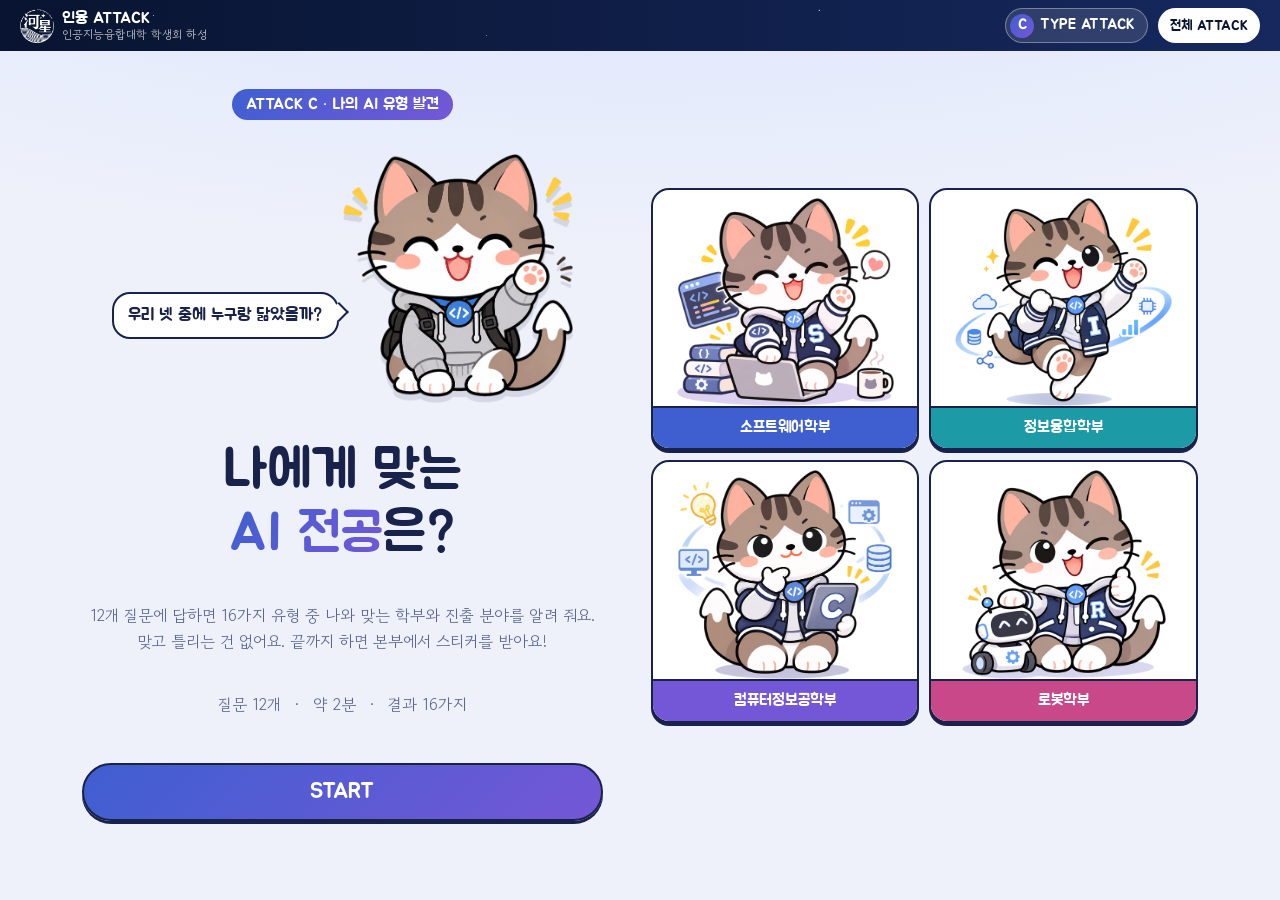
<file: major/index.html>
<!doctype html>
<html lang="ko">
<head>
<meta charset="utf-8">
<meta name="viewport" content="width=device-width, initial-scale=1, viewport-fit=cover">
<title>TYPE ATTACK · 인융 ATTACK · 2026 KW Epilogue</title>
<link rel="preconnect" href="https://fonts.googleapis.com">
<link rel="preconnect" href="https://fonts.gstatic.com" crossorigin>
<link href="https://fonts.googleapis.com/css2?family=Jua&family=Gowun+Dodum&display=swap" rel="stylesheet">
<link rel="stylesheet" href="../assets/common.css?v=1122g">
<script src="../assets/booth.js?v=1122g" charset="utf-8"></script>
<link rel="icon" href="../assets/img/logo-blue.png">
<style>
:root{ --r:var(--violet); --dv:var(--blue); --ap:var(--ok); }
*,*::before,*::after{box-sizing:border-box}
[hidden]{display:none!important}
body{margin:0;min-height:100vh;background:var(--bg) radial-gradient(1200px 380px at 50% -120px,var(--blue-soft),transparent);color:var(--ink);
  font-family:"Gowun Dodum","Apple SD Gothic Neo","Malgun Gothic",system-ui,sans-serif;font-size:16px;line-height:1.6;
  -webkit-tap-highlight-color:transparent;padding:env(safe-area-inset-top,0) 0 env(safe-area-inset-bottom,0)}
.wrap{max-width:560px;margin:0 auto;padding:20px 16px 48px}
h1,h2,h3,.jua,button{font-family:"Jua","Apple SD Gothic Neo","Malgun Gothic",system-ui,sans-serif;font-weight:400}
h1{font-size:2.6rem;line-height:1.15;margin:14px 0 10px;text-align:center}
h2{font-size:1.55rem;line-height:1.35;margin:0 0 14px}
h3{font-size:1.2rem;margin:0 0 10px}
p{margin:0 0 10px}
.muted{color:var(--muted)}
.center{text-align:center}
.screen{display:none}
.screen.on{display:block}
.tag{display:inline-block;background:var(--grad);color:#fff;border-radius:999px;padding:3px 14px;font-family:"Jua",sans-serif;font-size:1rem}
button{border:2.5px solid var(--line);background:var(--surface);color:var(--ink);font-size:1.15rem;
  padding:12px 18px;border-radius:999px;cursor:pointer;box-shadow:0 3px 0 var(--line);transition:transform .08s, box-shadow .08s;width:100%}
button:active{transform:translateY(3px);box-shadow:0 0 0 var(--line)}
button:focus-visible{outline:3px solid var(--blue);outline-offset:3px}
button.primary{background:var(--grad);color:#fff;font-size:1.35rem;padding:14px 18px}
button.ghost{border:none;box-shadow:none;background:none;text-decoration:underline;font-size:1rem;padding:8px;width:auto}
.stack{display:flex;flex-direction:column;gap:12px}
.box{border:2.5px solid var(--line);border-radius:18px;padding:16px;background:var(--surface);margin:14px 0}

/* start */
.hero{display:flex;align-items:flex-end;justify-content:center;gap:4px;margin:6px 0 2px}
.hero img{width:44%;max-width:210px;height:auto;filter:drop-shadow(0 6px 0 rgba(24,34,74,.12))}
.hero .bubble{position:relative;background:var(--surface);border:2.5px solid var(--line);border-radius:18px;padding:10px 14px;font-family:"Jua",sans-serif;font-size:1.05rem;line-height:1.35;margin-bottom:58px;text-align:center}
.hero .bubble::after{content:"";position:absolute;right:-9px;bottom:18px;width:14px;height:14px;background:var(--surface);border-right:2.5px solid var(--line);border-bottom:2.5px solid var(--line);transform:rotate(-45deg)}
h1 em{font-style:normal;background:var(--grad);-webkit-background-clip:text;background-clip:text;color:transparent}
.depts{display:grid;grid-template-columns:repeat(2,1fr);gap:10px;margin:18px 0}
.depts div{border:2.5px solid var(--line);border-radius:18px;overflow:hidden;background:var(--surface);box-shadow:0 3px 0 var(--line)}
.depts img{display:block;width:100%;aspect-ratio:1/0.82;object-fit:contain;padding:8px 8px 0}
.depts span{display:block;padding:7px 4px;text-align:center;font-family:"Jua",sans-serif;font-size:1rem;color:#fff;border-top:2.5px solid var(--line)}
.meta{display:flex;justify-content:center;gap:12px;color:var(--muted);margin-bottom:18px}

/* question */
.progress{height:12px;border-radius:999px;border:2px solid var(--line);background:var(--surface);overflow:hidden;margin:6px 0 18px}
.progress i{display:block;height:100%;background:var(--grad);transition:width .2s}
.qnum{font-family:"Jua",sans-serif;color:var(--blue);font-size:1.1rem}
.opts{display:flex;flex-direction:column;gap:12px;margin-top:6px}
.opts button{text-align:left;border-radius:18px;font-family:"Gowun Dodum",sans-serif;font-size:1.1rem;line-height:1.45;padding:18px 16px;display:flex;gap:12px;align-items:center}
.opts button .k{font-family:"Jua",sans-serif;flex:none;width:32px;height:32px;border-radius:50%;border:2px solid var(--line);display:inline-flex;align-items:center;justify-content:center}

/* result */
.rchar{display:block;width:min(62%,260px);margin:4px auto -6px;filter:drop-shadow(0 6px 0 rgba(24,34,74,.12))}
.code{display:flex;justify-content:center;gap:6px;margin:6px 0 4px}
.code b{font-family:"Jua",sans-serif;font-weight:400;font-size:1.6rem;width:44px;height:52px;border:2.5px solid var(--line);border-radius:12px;display:flex;align-items:center;justify-content:center;background:var(--surface);box-shadow:0 3px 0 var(--line)}
.code b:nth-child(-n+2){background:var(--blue-soft)}
.code b:nth-child(n+3){background:var(--violet-soft)}
.dept{display:inline-block;color:#fff;border-radius:999px;padding:3px 14px;font-family:"Jua",sans-serif;font-size:1.05rem}
.rtitle{font-size:2.2rem;text-align:center;margin:8px 0 2px;line-height:1.2}
.rline{text-align:center;font-family:"Jua",sans-serif;font-size:1.1rem;color:var(--muted);margin:2px 0 6px}
.rda{display:grid;grid-template-columns:repeat(3,1fr);gap:8px;margin-top:4px}
.rda div{border:2px solid var(--line);border-radius:14px;padding:10px 6px;text-align:center}
.rda b{display:block;font-family:"Jua",sans-serif;font-weight:400;font-size:1.9rem;line-height:1.1}
.rda span{font-size:.92rem}
.rda small{display:block;color:var(--muted);font-size:.78rem;line-height:1.3;margin-top:2px}
.rdabar{display:flex;height:14px;border-radius:999px;overflow:hidden;border:2px solid var(--line);margin-top:10px}
.rdabar i{display:block;height:100%}
.axis{margin:10px 0}
.axis .lab{display:flex;justify-content:space-between;gap:8px;font-size:.92rem;margin-bottom:4px}
.axis .lab span{white-space:nowrap}
.axis .lab b{font-weight:400;font-family:"Jua",sans-serif}
.axis .lab .on{font-family:"Jua",sans-serif;color:var(--ink)}
.axis .lab .off{color:var(--muted)}
.axis .track{height:12px;border-radius:999px;background:var(--soft);border:1.5px solid var(--line);position:relative;overflow:hidden}
.axis .track i{position:absolute;top:0;bottom:0;background:var(--blue)}
.courses{list-style:none;margin:0;padding:0}
.courses li{padding:7px 0;border-bottom:1px solid var(--soft);font-family:"Jua",sans-serif;font-size:1.05rem}
.courses li:last-child{border-bottom:0}
.jobs{display:flex;flex-wrap:wrap;gap:6px}
.jobs span{background:var(--soft);border-radius:10px;padding:4px 10px;font-size:.95rem}
.others{display:grid;grid-template-columns:repeat(2,1fr);gap:8px}
.others div{border:1.5px solid var(--line);border-radius:12px;padding:8px 10px;font-size:.92rem;line-height:1.35}
.others div b{font-family:"Jua",sans-serif;font-weight:400;display:block}
.qr{display:flex;gap:14px;align-items:center}
.qr .img{flex:none;width:132px;height:132px;background:#fff;border-radius:12px;border:2px solid var(--line);padding:6px;display:flex;align-items:center;justify-content:center}
.qr .img img{width:100%;height:100%;image-rendering:pixelated}
.note{font-size:.85rem;color:var(--muted);margin-top:8px}
.personal-only{display:none}
body.personal .personal-only{display:block}
body.personal .booth-only{display:none!important}
@media print{
  :root{--bg:#fff;--surface:#fff;--ink:#111;--muted:#555;--line:#111;--soft:#eee}
  body{background:#fff}
  .noprint,.kw-bar{display:none!important}
  .box{break-inside:avoid}
  .wrap{padding:0}
  *{-webkit-print-color-adjust:exact;print-color-adjust:exact}
}
@media (prefers-reduced-motion: reduce){*{transition:none!important}}

/* ===== 노트북 화면 ===== */
@media (min-width:900px){
  .wrap{max-width:1180px;padding:24px 32px 20px}
  #s-start.on{display:grid;grid-template-columns:1fr 1.05fr;column-gap:48px;align-items:center;min-height:calc(100vh - 140px)}
  #s-start>*{grid-column:1}
  #s-start .depts{grid-column:2;grid-row:1 / span 6;margin:0}
  #s-start h1{font-size:3.4rem}
  #s-start .hero img{max-width:230px}
  #s-q{max-width:900px;margin:0 auto;padding-top:24px}
  #s-q h2{font-size:2.2rem;text-align:center;margin:18px 0 26px}
  #s-q .qnum{text-align:center;font-size:1.3rem}
  #s-q .opts{display:grid;grid-template-columns:1fr 1fr;gap:20px}
  #s-q .opts button{flex-direction:column;justify-content:center;text-align:center;min-height:200px;font-size:1.4rem;padding:24px;box-shadow:0 5px 0 var(--line)}
  #s-q .opts button:hover{background:var(--blue-soft)}
  #s-q .opts button .k{width:44px;height:44px;font-size:1.3rem;background:var(--grad);color:#fff;border-color:var(--line)}
  #s-result.on{display:grid;grid-template-columns:1fr 1.05fr 1fr;column-gap:22px;align-items:start}
  .rleft{display:flex;flex-direction:column}
  .rmid>.box,.rcol>.box{margin:0 0 16px}
  .rleft .reward{margin-top:14px}
  .rchar{width:165px}
  .rtitle{font-size:2rem}
  #s-result>.note{grid-column:1 / -1}
}
</style>
</head>
<body>
<header class="kw-bar"><div class="kw-bar-in">
  <a class="kw-home" href="../"><img src="../assets/img/logo-white.png" alt="하성 로고"><span>인융 ATTACK<small>인공지능융합대학 학생회 하성</small></span></a>
  <span class="kw-zone"><b>C</b>TYPE ATTACK</span>
  <a class="kw-all" href="../">전체 ATTACK</a>
</div></header>
<div class="wrap">

<section class="screen on" id="s-start">
  <div class="center"><span class="tag">ATTACK C · 나의 AI 유형 발견</span></div>
  <div class="hero"><div class="bubble">우리 넷 중에 누구랑 닮았을까?</div><img src="../assets/img/koyung-hi.webp" alt="손 흔드는 코융이"></div>
  <h1>나에게 맞는<br><em>AI 전공</em>은?</h1>
  <p class="center muted">12개 질문에 답하면 16가지 유형 중 나와 맞는 학부와 진출 분야를 알려 줘요.<br>맞고 틀리는 건 없어요. 끝까지 하면 본부에서 스티커를 받아요!</p>
  <div class="depts" id="deptPreview"></div>
  <div class="meta"><span>질문 12개</span><span>·</span><span>약 2분</span><span>·</span><span>결과 16가지</span></div>
  <button class="primary" id="btnStart">START</button>
</section>

<section class="screen" id="s-q">
  <div class="progress"><i id="prog"></i></div>
  <div class="qnum" id="qNum">Q1</div>
  <h2 id="qText"></h2>
  <div class="opts" id="opts"></div>
  <div class="center" style="margin-top:14px"><button class="ghost" id="btnBack">이전 질문</button></div>
</section>

<section class="screen" id="s-result">
  <div class="rleft">
  <p class="center muted jua" style="margin:0">나의 AI 전공 유형</p>
  <img class="rchar" id="rChar" alt="">
  <div class="code" id="rCode"></div>
  <div class="center" style="margin-top:10px"><span class="dept" id="rDept"></span></div>
  <h2 class="rtitle" id="rTitle"></h2>
  <p class="rline" id="rLine"></p>
  <div class="booth-only noprint" id="rStamp"></div>
  <button class="primary booth-only noprint" id="btnNextP" style="display:block;width:100%;margin-top:12px">다음 참가자 (처음으로)</button>
  <div class="box booth-only noprint" style="margin-top:14px">
    <h3>내 결과 가져가기</h3>
    <div class="qr">
      <div class="img" id="qrBox"></div>
      <p style="margin:0">휴대폰 카메라로 QR을 찍으면 내 결과 페이지가 열려요. 거기서 <b>PDF로 저장</b>을 누르면 파일로 간직할 수 있어요.</p>
    </div>
  </div>
  <div class="stack noprint personal-only" style="margin-top:12px">
    <button class="primary personal-only" id="btnPdf">PDF로 저장</button>
    <button class="personal-only" id="btnMine">나도 다시 해보기</button>
  </div>
  </div>

  <div class="rmid">
  <div class="box"><p id="rDesc" style="margin:0"></p></div>
  <div class="box">
    <h3>나의 연구 · 개발 · 응용 가능성</h3>
    <div class="rda" id="rRda"></div>
    <div class="rdabar" id="rRdaBar" aria-hidden="true"></div>
  </div>
  <div class="box">
    <h3>나의 성향</h3>
    <div id="rAxes"></div>
  </div>
  </div>

  <div class="rcol">
  <div class="box">
    <h3 id="rCourseTitle">이런 과목을 배워요</h3>
    <ul class="courses" id="rCourses"></ul>
    <p class="note" id="rDeptNote"></p>
  </div>
  <div class="box">
    <h3>이런 일을 할 수 있어요</h3>
    <div class="jobs" id="rJobs"></div>
  </div>
  <div class="box">
    <h3 id="rOthersTitle">같은 학부의 다른 진출 분야</h3>
    <div class="others" id="rOthers"></div>
  </div>
  </div>
  <p class="note center">인융 ATTACK · 과목은 2026학년도 2학기 인공지능융합대학 개설 과목을 기준으로 골랐어요.</p>
</section>

</div>

<script>
/* QR Code Generator for JavaScript — Copyright (c) 2009 Kazuhiko Arase, MIT License */
var qrcode=function(){var t=function(t,r){var e=t,n=g[r],o=null,i=0,a=null,u=[],f={},c=function(t,r){o=function(t){for(var r=new Array(t),e=0;e<t;e+=1){r[e]=new Array(t);for(var n=0;n<t;n+=1)r[e][n]=null}return r}(i=4*e+17),l(0,0),l(i-7,0),l(0,i-7),s(),h(),d(t,r),e>=7&&v(t),null==a&&(a=p(e,n,u)),w(a,r)},l=function(t,r){for(var e=-1;e<=7;e+=1)if(!(t+e<=-1||i<=t+e))for(var n=-1;n<=7;n+=1)r+n<=-1||i<=r+n||(o[t+e][r+n]=0<=e&&e<=6&&(0==n||6==n)||0<=n&&n<=6&&(0==e||6==e)||2<=e&&e<=4&&2<=n&&n<=4)},h=function(){for(var t=8;t<i-8;t+=1)null==o[t][6]&&(o[t][6]=t%2==0);for(var r=8;r<i-8;r+=1)null==o[6][r]&&(o[6][r]=r%2==0)},s=function(){for(var t=B.getPatternPosition(e),r=0;r<t.length;r+=1)for(var n=0;n<t.length;n+=1){var i=t[r],a=t[n];if(null==o[i][a])for(var u=-2;u<=2;u+=1)for(var f=-2;f<=2;f+=1)o[i+u][a+f]=-2==u||2==u||-2==f||2==f||0==u&&0==f}},v=function(t){for(var r=B.getBCHTypeNumber(e),n=0;n<18;n+=1){var a=!t&&1==(r>>n&1);o[Math.floor(n/3)][n%3+i-8-3]=a}for(n=0;n<18;n+=1){a=!t&&1==(r>>n&1);o[n%3+i-8-3][Math.floor(n/3)]=a}},d=function(t,r){for(var e=n<<3|r,a=B.getBCHTypeInfo(e),u=0;u<15;u+=1){var f=!t&&1==(a>>u&1);u<6?o[u][8]=f:u<8?o[u+1][8]=f:o[i-15+u][8]=f}for(u=0;u<15;u+=1){f=!t&&1==(a>>u&1);u<8?o[8][i-u-1]=f:u<9?o[8][15-u-1+1]=f:o[8][15-u-1]=f}o[i-8][8]=!t},w=function(t,r){for(var e=-1,n=i-1,a=7,u=0,f=B.getMaskFunction(r),c=i-1;c>0;c-=2)for(6==c&&(c-=1);;){for(var g=0;g<2;g+=1)if(null==o[n][c-g]){var l=!1;u<t.length&&(l=1==(t[u]>>>a&1)),f(n,c-g)&&(l=!l),o[n][c-g]=l,-1==(a-=1)&&(u+=1,a=7)}if((n+=e)<0||i<=n){n-=e,e=-e;break}}},p=function(t,r,e){for(var n=A.getRSBlocks(t,r),o=b(),i=0;i<e.length;i+=1){var a=e[i];o.put(a.getMode(),4),o.put(a.getLength(),B.getLengthInBits(a.getMode(),t)),a.write(o)}var u=0;for(i=0;i<n.length;i+=1)u+=n[i].dataCount;if(o.getLengthInBits()>8*u)throw"code length overflow. ("+o.getLengthInBits()+">"+8*u+")";for(o.getLengthInBits()+4<=8*u&&o.put(0,4);o.getLengthInBits()%8!=0;)o.putBit(!1);for(;!(o.getLengthInBits()>=8*u||(o.put(236,8),o.getLengthInBits()>=8*u));)o.put(17,8);return function(t,r){for(var e=0,n=0,o=0,i=new Array(r.length),a=new Array(r.length),u=0;u<r.length;u+=1){var f=r[u].dataCount,c=r[u].totalCount-f;n=Math.max(n,f),o=Math.max(o,c),i[u]=new Array(f);for(var g=0;g<i[u].length;g+=1)i[u][g]=255&t.getBuffer()[g+e];e+=f;var l=B.getErrorCorrectPolynomial(c),h=k(i[u],l.getLength()-1).mod(l);for(a[u]=new Array(l.getLength()-1),g=0;g<a[u].length;g+=1){var s=g+h.getLength()-a[u].length;a[u][g]=s>=0?h.getAt(s):0}}var v=0;for(g=0;g<r.length;g+=1)v+=r[g].totalCount;var d=new Array(v),w=0;for(g=0;g<n;g+=1)for(u=0;u<r.length;u+=1)g<i[u].length&&(d[w]=i[u][g],w+=1);for(g=0;g<o;g+=1)for(u=0;u<r.length;u+=1)g<a[u].length&&(d[w]=a[u][g],w+=1);return d}(o,n)};f.addData=function(t,r){var e=null;switch(r=r||"Byte"){case"Numeric":e=M(t);break;case"Alphanumeric":e=x(t);break;case"Byte":e=m(t);break;case"Kanji":e=L(t);break;default:throw"mode:"+r}u.push(e),a=null},f.isDark=function(t,r){if(t<0||i<=t||r<0||i<=r)throw t+","+r;return o[t][r]},f.getModuleCount=function(){return i},f.make=function(){if(e<1){for(var t=1;t<40;t++){for(var r=A.getRSBlocks(t,n),o=b(),i=0;i<u.length;i++){var a=u[i];o.put(a.getMode(),4),o.put(a.getLength(),B.getLengthInBits(a.getMode(),t)),a.write(o)}var g=0;for(i=0;i<r.length;i++)g+=r[i].dataCount;if(o.getLengthInBits()<=8*g)break}e=t}c(!1,function(){for(var t=0,r=0,e=0;e<8;e+=1){c(!0,e);var n=B.getLostPoint(f);(0==e||t>n)&&(t=n,r=e)}return r}())},f.createTableTag=function(t,r){t=t||2;var e="";e+='<table style="',e+=" border-width: 0px; border-style: none;",e+=" border-collapse: collapse;",e+=" padding: 0px; margin: "+(r=void 0===r?4*t:r)+"px;",e+='">',e+="<tbody>";for(var n=0;n<f.getModuleCount();n+=1){e+="<tr>";for(var o=0;o<f.getModuleCount();o+=1)e+='<td style="',e+=" border-width: 0px; border-style: none;",e+=" border-collapse: collapse;",e+=" padding: 0px; margin: 0px;",e+=" width: "+t+"px;",e+=" height: "+t+"px;",e+=" background-color: ",e+=f.isDark(n,o)?"#000000":"#ffffff",e+=";",e+='"/>';e+="</tr>"}return e+="</tbody>",e+="</table>"},f.createSvgTag=function(t,r,e,n){var o={};"object"==typeof arguments[0]&&(t=(o=arguments[0]).cellSize,r=o.margin,e=o.alt,n=o.title),t=t||2,r=void 0===r?4*t:r,(e="string"==typeof e?{text:e}:e||{}).text=e.text||null,e.id=e.text?e.id||"qrcode-description":null,(n="string"==typeof n?{text:n}:n||{}).text=n.text||null,n.id=n.text?n.id||"qrcode-title":null;var i,a,u,c,g=f.getModuleCount()*t+2*r,l="";for(c="l"+t+",0 0,"+t+" -"+t+",0 0,-"+t+"z ",l+='<svg version="1.1" xmlns="http://www.w3.org/2000/svg"',l+=o.scalable?"":' width="'+g+'px" height="'+g+'px"',l+=' viewBox="0 0 '+g+" "+g+'" ',l+=' preserveAspectRatio="xMinYMin meet"',l+=n.text||e.text?' role="img" aria-labelledby="'+y([n.id,e.id].join(" ").trim())+'"':"",l+=">",l+=n.text?'<title id="'+y(n.id)+'">'+y(n.text)+"</title>":"",l+=e.text?'<description id="'+y(e.id)+'">'+y(e.text)+"</description>":"",l+='<rect width="100%" height="100%" fill="white" cx="0" cy="0"/>',l+='<path d="',a=0;a<f.getModuleCount();a+=1)for(u=a*t+r,i=0;i<f.getModuleCount();i+=1)f.isDark(a,i)&&(l+="M"+(i*t+r)+","+u+c);return l+='" stroke="transparent" fill="black"/>',l+="</svg>"},f.createDataURL=function(t,r){t=t||2,r=void 0===r?4*t:r;var e=f.getModuleCount()*t+2*r,n=r,o=e-r;return I(e,e,function(r,e){if(n<=r&&r<o&&n<=e&&e<o){var i=Math.floor((r-n)/t),a=Math.floor((e-n)/t);return f.isDark(a,i)?0:1}return 1})},f.createImgTag=function(t,r,e){t=t||2,r=void 0===r?4*t:r;var n=f.getModuleCount()*t+2*r,o="";return o+="<img",o+=' src="',o+=f.createDataURL(t,r),o+='"',o+=' width="',o+=n,o+='"',o+=' height="',o+=n,o+='"',e&&(o+=' alt="',o+=y(e),o+='"'),o+="/>"};var y=function(t){for(var r="",e=0;e<t.length;e+=1){var n=t.charAt(e);switch(n){case"<":r+="&lt;";break;case">":r+="&gt;";break;case"&":r+="&amp;";break;case'"':r+="&quot;";break;default:r+=n}}return r};return f.createASCII=function(t,r){if((t=t||1)<2)return function(t){t=void 0===t?2:t;var r,e,n,o,i,a=1*f.getModuleCount()+2*t,u=t,c=a-t,g={"██":"█","█ ":"▀"," █":"▄","  ":" "},l={"██":"▀","█ ":"▀"," █":" ","  ":" "},h="";for(r=0;r<a;r+=2){for(n=Math.floor((r-u)/1),o=Math.floor((r+1-u)/1),e=0;e<a;e+=1)i="█",u<=e&&e<c&&u<=r&&r<c&&f.isDark(n,Math.floor((e-u)/1))&&(i=" "),u<=e&&e<c&&u<=r+1&&r+1<c&&f.isDark(o,Math.floor((e-u)/1))?i+=" ":i+="█",h+=t<1&&r+1>=c?l[i]:g[i];h+="\n"}return a%2&&t>0?h.substring(0,h.length-a-1)+Array(a+1).join("▀"):h.substring(0,h.length-1)}(r);t-=1,r=void 0===r?2*t:r;var e,n,o,i,a=f.getModuleCount()*t+2*r,u=r,c=a-r,g=Array(t+1).join("██"),l=Array(t+1).join("  "),h="",s="";for(e=0;e<a;e+=1){for(o=Math.floor((e-u)/t),s="",n=0;n<a;n+=1)i=1,u<=n&&n<c&&u<=e&&e<c&&f.isDark(o,Math.floor((n-u)/t))&&(i=0),s+=i?g:l;for(o=0;o<t;o+=1)h+=s+"\n"}return h.substring(0,h.length-1)},f.renderTo2dContext=function(t,r){r=r||2;for(var e=f.getModuleCount(),n=0;n<e;n++)for(var o=0;o<e;o++)t.fillStyle=f.isDark(n,o)?"black":"white",t.fillRect(n*r,o*r,r,r)},f};t.stringToBytes=(t.stringToBytesFuncs={default:function(t){for(var r=[],e=0;e<t.length;e+=1){var n=t.charCodeAt(e);r.push(255&n)}return r}}).default,t.createStringToBytes=function(t,r){var e=function(){for(var e=S(t),n=function(){var t=e.read();if(-1==t)throw"eof";return t},o=0,i={};;){var a=e.read();if(-1==a)break;var u=n(),f=n()<<8|n();i[String.fromCharCode(a<<8|u)]=f,o+=1}if(o!=r)throw o+" != "+r;return i}(),n="?".charCodeAt(0);return function(t){for(var r=[],o=0;o<t.length;o+=1){var i=t.charCodeAt(o);if(i<128)r.push(i);else{var a=e[t.charAt(o)];"number"==typeof a?(255&a)==a?r.push(a):(r.push(a>>>8),r.push(255&a)):r.push(n)}}return r}};var r,e,n,o,i,a=1,u=2,f=4,c=8,g={L:1,M:0,Q:3,H:2},l=0,h=1,s=2,v=3,d=4,w=5,p=6,y=7,B=(r=[[],[6,18],[6,22],[6,26],[6,30],[6,34],[6,22,38],[6,24,42],[6,26,46],[6,28,50],[6,30,54],[6,32,58],[6,34,62],[6,26,46,66],[6,26,48,70],[6,26,50,74],[6,30,54,78],[6,30,56,82],[6,30,58,86],[6,34,62,90],[6,28,50,72,94],[6,26,50,74,98],[6,30,54,78,102],[6,28,54,80,106],[6,32,58,84,110],[6,30,58,86,114],[6,34,62,90,118],[6,26,50,74,98,122],[6,30,54,78,102,126],[6,26,52,78,104,130],[6,30,56,82,108,134],[6,34,60,86,112,138],[6,30,58,86,114,142],[6,34,62,90,118,146],[6,30,54,78,102,126,150],[6,24,50,76,102,128,154],[6,28,54,80,106,132,158],[6,32,58,84,110,136,162],[6,26,54,82,110,138,166],[6,30,58,86,114,142,170]],e=1335,n=7973,i=function(t){for(var r=0;0!=t;)r+=1,t>>>=1;return r},(o={}).getBCHTypeInfo=function(t){for(var r=t<<10;i(r)-i(e)>=0;)r^=e<<i(r)-i(e);return 21522^(t<<10|r)},o.getBCHTypeNumber=function(t){for(var r=t<<12;i(r)-i(n)>=0;)r^=n<<i(r)-i(n);return t<<12|r},o.getPatternPosition=function(t){return r[t-1]},o.getMaskFunction=function(t){switch(t){case l:return function(t,r){return(t+r)%2==0};case h:return function(t,r){return t%2==0};case s:return function(t,r){return r%3==0};case v:return function(t,r){return(t+r)%3==0};case d:return function(t,r){return(Math.floor(t/2)+Math.floor(r/3))%2==0};case w:return function(t,r){return t*r%2+t*r%3==0};case p:return function(t,r){return(t*r%2+t*r%3)%2==0};case y:return function(t,r){return(t*r%3+(t+r)%2)%2==0};default:throw"bad maskPattern:"+t}},o.getErrorCorrectPolynomial=function(t){for(var r=k([1],0),e=0;e<t;e+=1)r=r.multiply(k([1,C.gexp(e)],0));return r},o.getLengthInBits=function(t,r){if(1<=r&&r<10)switch(t){case a:return 10;case u:return 9;case f:case c:return 8;default:throw"mode:"+t}else if(r<27)switch(t){case a:return 12;case u:return 11;case f:return 16;case c:return 10;default:throw"mode:"+t}else{if(!(r<41))throw"type:"+r;switch(t){case a:return 14;case u:return 13;case f:return 16;case c:return 12;default:throw"mode:"+t}}},o.getLostPoint=function(t){for(var r=t.getModuleCount(),e=0,n=0;n<r;n+=1)for(var o=0;o<r;o+=1){for(var i=0,a=t.isDark(n,o),u=-1;u<=1;u+=1)if(!(n+u<0||r<=n+u))for(var f=-1;f<=1;f+=1)o+f<0||r<=o+f||0==u&&0==f||a==t.isDark(n+u,o+f)&&(i+=1);i>5&&(e+=3+i-5)}for(n=0;n<r-1;n+=1)for(o=0;o<r-1;o+=1){var c=0;t.isDark(n,o)&&(c+=1),t.isDark(n+1,o)&&(c+=1),t.isDark(n,o+1)&&(c+=1),t.isDark(n+1,o+1)&&(c+=1),0!=c&&4!=c||(e+=3)}for(n=0;n<r;n+=1)for(o=0;o<r-6;o+=1)t.isDark(n,o)&&!t.isDark(n,o+1)&&t.isDark(n,o+2)&&t.isDark(n,o+3)&&t.isDark(n,o+4)&&!t.isDark(n,o+5)&&t.isDark(n,o+6)&&(e+=40);for(o=0;o<r;o+=1)for(n=0;n<r-6;n+=1)t.isDark(n,o)&&!t.isDark(n+1,o)&&t.isDark(n+2,o)&&t.isDark(n+3,o)&&t.isDark(n+4,o)&&!t.isDark(n+5,o)&&t.isDark(n+6,o)&&(e+=40);var g=0;for(o=0;o<r;o+=1)for(n=0;n<r;n+=1)t.isDark(n,o)&&(g+=1);return e+=Math.abs(100*g/r/r-50)/5*10},o),C=function(){for(var t=new Array(256),r=new Array(256),e=0;e<8;e+=1)t[e]=1<<e;for(e=8;e<256;e+=1)t[e]=t[e-4]^t[e-5]^t[e-6]^t[e-8];for(e=0;e<255;e+=1)r[t[e]]=e;var n={glog:function(t){if(t<1)throw"glog("+t+")";return r[t]},gexp:function(r){for(;r<0;)r+=255;for(;r>=256;)r-=255;return t[r]}};return n}();function k(t,r){if(void 0===t.length)throw t.length+"/"+r;var e=function(){for(var e=0;e<t.length&&0==t[e];)e+=1;for(var n=new Array(t.length-e+r),o=0;o<t.length-e;o+=1)n[o]=t[o+e];return n}(),n={getAt:function(t){return e[t]},getLength:function(){return e.length},multiply:function(t){for(var r=new Array(n.getLength()+t.getLength()-1),e=0;e<n.getLength();e+=1)for(var o=0;o<t.getLength();o+=1)r[e+o]^=C.gexp(C.glog(n.getAt(e))+C.glog(t.getAt(o)));return k(r,0)},mod:function(t){if(n.getLength()-t.getLength()<0)return n;for(var r=C.glog(n.getAt(0))-C.glog(t.getAt(0)),e=new Array(n.getLength()),o=0;o<n.getLength();o+=1)e[o]=n.getAt(o);for(o=0;o<t.getLength();o+=1)e[o]^=C.gexp(C.glog(t.getAt(o))+r);return k(e,0).mod(t)}};return n}var A=function(){var t=[[1,26,19],[1,26,16],[1,26,13],[1,26,9],[1,44,34],[1,44,28],[1,44,22],[1,44,16],[1,70,55],[1,70,44],[2,35,17],[2,35,13],[1,100,80],[2,50,32],[2,50,24],[4,25,9],[1,134,108],[2,67,43],[2,33,15,2,34,16],[2,33,11,2,34,12],[2,86,68],[4,43,27],[4,43,19],[4,43,15],[2,98,78],[4,49,31],[2,32,14,4,33,15],[4,39,13,1,40,14],[2,121,97],[2,60,38,2,61,39],[4,40,18,2,41,19],[4,40,14,2,41,15],[2,146,116],[3,58,36,2,59,37],[4,36,16,4,37,17],[4,36,12,4,37,13],[2,86,68,2,87,69],[4,69,43,1,70,44],[6,43,19,2,44,20],[6,43,15,2,44,16],[4,101,81],[1,80,50,4,81,51],[4,50,22,4,51,23],[3,36,12,8,37,13],[2,116,92,2,117,93],[6,58,36,2,59,37],[4,46,20,6,47,21],[7,42,14,4,43,15],[4,133,107],[8,59,37,1,60,38],[8,44,20,4,45,21],[12,33,11,4,34,12],[3,145,115,1,146,116],[4,64,40,5,65,41],[11,36,16,5,37,17],[11,36,12,5,37,13],[5,109,87,1,110,88],[5,65,41,5,66,42],[5,54,24,7,55,25],[11,36,12,7,37,13],[5,122,98,1,123,99],[7,73,45,3,74,46],[15,43,19,2,44,20],[3,45,15,13,46,16],[1,135,107,5,136,108],[10,74,46,1,75,47],[1,50,22,15,51,23],[2,42,14,17,43,15],[5,150,120,1,151,121],[9,69,43,4,70,44],[17,50,22,1,51,23],[2,42,14,19,43,15],[3,141,113,4,142,114],[3,70,44,11,71,45],[17,47,21,4,48,22],[9,39,13,16,40,14],[3,135,107,5,136,108],[3,67,41,13,68,42],[15,54,24,5,55,25],[15,43,15,10,44,16],[4,144,116,4,145,117],[17,68,42],[17,50,22,6,51,23],[19,46,16,6,47,17],[2,139,111,7,140,112],[17,74,46],[7,54,24,16,55,25],[34,37,13],[4,151,121,5,152,122],[4,75,47,14,76,48],[11,54,24,14,55,25],[16,45,15,14,46,16],[6,147,117,4,148,118],[6,73,45,14,74,46],[11,54,24,16,55,25],[30,46,16,2,47,17],[8,132,106,4,133,107],[8,75,47,13,76,48],[7,54,24,22,55,25],[22,45,15,13,46,16],[10,142,114,2,143,115],[19,74,46,4,75,47],[28,50,22,6,51,23],[33,46,16,4,47,17],[8,152,122,4,153,123],[22,73,45,3,74,46],[8,53,23,26,54,24],[12,45,15,28,46,16],[3,147,117,10,148,118],[3,73,45,23,74,46],[4,54,24,31,55,25],[11,45,15,31,46,16],[7,146,116,7,147,117],[21,73,45,7,74,46],[1,53,23,37,54,24],[19,45,15,26,46,16],[5,145,115,10,146,116],[19,75,47,10,76,48],[15,54,24,25,55,25],[23,45,15,25,46,16],[13,145,115,3,146,116],[2,74,46,29,75,47],[42,54,24,1,55,25],[23,45,15,28,46,16],[17,145,115],[10,74,46,23,75,47],[10,54,24,35,55,25],[19,45,15,35,46,16],[17,145,115,1,146,116],[14,74,46,21,75,47],[29,54,24,19,55,25],[11,45,15,46,46,16],[13,145,115,6,146,116],[14,74,46,23,75,47],[44,54,24,7,55,25],[59,46,16,1,47,17],[12,151,121,7,152,122],[12,75,47,26,76,48],[39,54,24,14,55,25],[22,45,15,41,46,16],[6,151,121,14,152,122],[6,75,47,34,76,48],[46,54,24,10,55,25],[2,45,15,64,46,16],[17,152,122,4,153,123],[29,74,46,14,75,47],[49,54,24,10,55,25],[24,45,15,46,46,16],[4,152,122,18,153,123],[13,74,46,32,75,47],[48,54,24,14,55,25],[42,45,15,32,46,16],[20,147,117,4,148,118],[40,75,47,7,76,48],[43,54,24,22,55,25],[10,45,15,67,46,16],[19,148,118,6,149,119],[18,75,47,31,76,48],[34,54,24,34,55,25],[20,45,15,61,46,16]],r=function(t,r){var e={};return e.totalCount=t,e.dataCount=r,e},e={};return e.getRSBlocks=function(e,n){var o=function(r,e){switch(e){case g.L:return t[4*(r-1)+0];case g.M:return t[4*(r-1)+1];case g.Q:return t[4*(r-1)+2];case g.H:return t[4*(r-1)+3];default:return}}(e,n);if(void 0===o)throw"bad rs block @ typeNumber:"+e+"/errorCorrectionLevel:"+n;for(var i=o.length/3,a=[],u=0;u<i;u+=1)for(var f=o[3*u+0],c=o[3*u+1],l=o[3*u+2],h=0;h<f;h+=1)a.push(r(c,l));return a},e}(),b=function(){var t=[],r=0,e={getBuffer:function(){return t},getAt:function(r){var e=Math.floor(r/8);return 1==(t[e]>>>7-r%8&1)},put:function(t,r){for(var n=0;n<r;n+=1)e.putBit(1==(t>>>r-n-1&1))},getLengthInBits:function(){return r},putBit:function(e){var n=Math.floor(r/8);t.length<=n&&t.push(0),e&&(t[n]|=128>>>r%8),r+=1}};return e},M=function(t){var r=a,e=t,n={getMode:function(){return r},getLength:function(t){return e.length},write:function(t){for(var r=e,n=0;n+2<r.length;)t.put(o(r.substring(n,n+3)),10),n+=3;n<r.length&&(r.length-n==1?t.put(o(r.substring(n,n+1)),4):r.length-n==2&&t.put(o(r.substring(n,n+2)),7))}},o=function(t){for(var r=0,e=0;e<t.length;e+=1)r=10*r+i(t.charAt(e));return r},i=function(t){if("0"<=t&&t<="9")return t.charCodeAt(0)-"0".charCodeAt(0);throw"illegal char :"+t};return n},x=function(t){var r=u,e=t,n={getMode:function(){return r},getLength:function(t){return e.length},write:function(t){for(var r=e,n=0;n+1<r.length;)t.put(45*o(r.charAt(n))+o(r.charAt(n+1)),11),n+=2;n<r.length&&t.put(o(r.charAt(n)),6)}},o=function(t){if("0"<=t&&t<="9")return t.charCodeAt(0)-"0".charCodeAt(0);if("A"<=t&&t<="Z")return t.charCodeAt(0)-"A".charCodeAt(0)+10;switch(t){case" ":return 36;case"$":return 37;case"%":return 38;case"*":return 39;case"+":return 40;case"-":return 41;case".":return 42;case"/":return 43;case":":return 44;default:throw"illegal char :"+t}};return n},m=function(r){var e=f,n=t.stringToBytes(r),o={getMode:function(){return e},getLength:function(t){return n.length},write:function(t){for(var r=0;r<n.length;r+=1)t.put(n[r],8)}};return o},L=function(r){var e=c,n=t.stringToBytesFuncs.SJIS;if(!n)throw"sjis not supported.";!function(){var t=n("友");if(2!=t.length||38726!=(t[0]<<8|t[1]))throw"sjis not supported."}();var o=n(r),i={getMode:function(){return e},getLength:function(t){return~~(o.length/2)},write:function(t){for(var r=o,e=0;e+1<r.length;){var n=(255&r[e])<<8|255&r[e+1];if(33088<=n&&n<=40956)n-=33088;else{if(!(57408<=n&&n<=60351))throw"illegal char at "+(e+1)+"/"+n;n-=49472}n=192*(n>>>8&255)+(255&n),t.put(n,13),e+=2}if(e<r.length)throw"illegal char at "+(e+1)}};return i},D=function(){var t=[],r={writeByte:function(r){t.push(255&r)},writeShort:function(t){r.writeByte(t),r.writeByte(t>>>8)},writeBytes:function(t,e,n){e=e||0,n=n||t.length;for(var o=0;o<n;o+=1)r.writeByte(t[o+e])},writeString:function(t){for(var e=0;e<t.length;e+=1)r.writeByte(t.charCodeAt(e))},toByteArray:function(){return t},toString:function(){var r="";r+="[";for(var e=0;e<t.length;e+=1)e>0&&(r+=","),r+=t[e];return r+="]"}};return r},S=function(t){var r=t,e=0,n=0,o=0,i={read:function(){for(;o<8;){if(e>=r.length){if(0==o)return-1;throw"unexpected end of file./"+o}var t=r.charAt(e);if(e+=1,"="==t)return o=0,-1;t.match(/^\s$/)||(n=n<<6|a(t.charCodeAt(0)),o+=6)}var i=n>>>o-8&255;return o-=8,i}},a=function(t){if(65<=t&&t<=90)return t-65;if(97<=t&&t<=122)return t-97+26;if(48<=t&&t<=57)return t-48+52;if(43==t)return 62;if(47==t)return 63;throw"c:"+t};return i},I=function(t,r,e){for(var n=function(t,r){var e=t,n=r,o=new Array(t*r),i={setPixel:function(t,r,n){o[r*e+t]=n},write:function(t){t.writeString("GIF87a"),t.writeShort(e),t.writeShort(n),t.writeByte(128),t.writeByte(0),t.writeByte(0),t.writeByte(0),t.writeByte(0),t.writeByte(0),t.writeByte(255),t.writeByte(255),t.writeByte(255),t.writeString(","),t.writeShort(0),t.writeShort(0),t.writeShort(e),t.writeShort(n),t.writeByte(0);var r=a(2);t.writeByte(2);for(var o=0;r.length-o>255;)t.writeByte(255),t.writeBytes(r,o,255),o+=255;t.writeByte(r.length-o),t.writeBytes(r,o,r.length-o),t.writeByte(0),t.writeString(";")}},a=function(t){for(var r=1<<t,e=1+(1<<t),n=t+1,i=u(),a=0;a<r;a+=1)i.add(String.fromCharCode(a));i.add(String.fromCharCode(r)),i.add(String.fromCharCode(e));var f,c,g,l=D(),h=(f=l,c=0,g=0,{write:function(t,r){if(t>>>r!=0)throw"length over";for(;c+r>=8;)f.writeByte(255&(t<<c|g)),r-=8-c,t>>>=8-c,g=0,c=0;g|=t<<c,c+=r},flush:function(){c>0&&f.writeByte(g)}});h.write(r,n);var s=0,v=String.fromCharCode(o[s]);for(s+=1;s<o.length;){var d=String.fromCharCode(o[s]);s+=1,i.contains(v+d)?v+=d:(h.write(i.indexOf(v),n),i.size()<4095&&(i.size()==1<<n&&(n+=1),i.add(v+d)),v=d)}return h.write(i.indexOf(v),n),h.write(e,n),h.flush(),l.toByteArray()},u=function(){var t={},r=0,e={add:function(n){if(e.contains(n))throw"dup key:"+n;t[n]=r,r+=1},size:function(){return r},indexOf:function(r){return t[r]},contains:function(r){return void 0!==t[r]}};return e};return i}(t,r),o=0;o<r;o+=1)for(var i=0;i<t;i+=1)n.setPixel(i,o,e(i,o));var a=D();n.write(a);for(var u=function(){var t=0,r=0,e=0,n="",o={},i=function(t){n+=String.fromCharCode(a(63&t))},a=function(t){if(t<0);else{if(t<26)return 65+t;if(t<52)return t-26+97;if(t<62)return t-52+48;if(62==t)return 43;if(63==t)return 47}throw"n:"+t};return o.writeByte=function(n){for(t=t<<8|255&n,r+=8,e+=1;r>=6;)i(t>>>r-6),r-=6},o.flush=function(){if(r>0&&(i(t<<6-r),t=0,r=0),e%3!=0)for(var o=3-e%3,a=0;a<o;a+=1)n+="="},o.toString=function(){return n},o}(),f=a.toByteArray(),c=0;c<f.length;c+=1)u.writeByte(f[c]);return u.flush(),"data:image/gif;base64,"+u};return t}();qrcode.stringToBytesFuncs["UTF-8"]=function(t){return function(t){for(var r=[],e=0;e<t.length;e++){var n=t.charCodeAt(e);n<128?r.push(n):n<2048?r.push(192|n>>6,128|63&n):n<55296||n>=57344?r.push(224|n>>12,128|n>>6&63,128|63&n):(e++,n=65536+((1023&n)<<10|1023&t.charCodeAt(e)),r.push(240|n>>18,128|n>>12&63,128|n>>6&63,128|63&n))}return r}(t)},function(t){"function"==typeof define&&define.amd?define([],t):"object"==typeof exports&&(module.exports=t())}(function(){return qrcode});
</script>
<script>
/* ===== 학부 ===== */
const DEPTS = {
  sw:{name:"소프트웨어학부", color:"--d-sw", img:"koyung-sw", buddy:"코딩하는 소프트 코융이", intro:"소프트웨어 설계와 개발의 핵심을 깊게 배우고 AI·그래픽스·보안 같은 전문 분야로 뻗어 가요."},
  if:{name:"정보융합학부", color:"--d-if", img:"koyung-if", buddy:"데이터 모으는 정보융합 코융이", intro:"데이터 사이언스와 비주얼 테크놀로지 세부전공에서 AI를 데이터·콘텐츠·사람과 연결하는 법을 배워요."},
  ce:{name:"컴퓨터정보공학부", color:"--d-ce", img:"koyung-ce", buddy:"고민하는 컴정공 코융이", intro:"컴퓨터 하드웨어와 소프트웨어를 균형 있게 배워 컴퓨터 시스템 자체를 더 빠르고 똑똑하게 만들어요."},
  rb:{name:"로봇학부", color:"--d-rb", img:"koyung-rb", buddy:"로봇 친구와 함께하는 로봇 코융이", intro:"로봇에 필요한 하드웨어와 소프트웨어를 함께 배우는 국내 최초 로봇 전문 학부예요. 로봇게임단 ROBIT에서 실전 경험도 쌓을 수 있어요."}
};
/* 축: [왼쪽, 오른쪽] */
const AXES = [
  {k:["S","H"], n:["화면 속 소프트웨어","손에 잡히는 하드웨어"], s:["소프트웨어","하드웨어"]},
  {k:["D","C"], n:["한 분야를 깊게","여러 분야를 연결"], s:["한 분야 깊게","여러 분야 연결"]},
  {k:["R","B"], n:["원리를 탐구","직접 만들어 실현"], s:["원리 탐구","직접 실현"]},
  {k:["T","F"], n:["논리·시스템","사람·경험"], s:["논리·시스템","사람·경험"]}
];
/* 학부 = 1·2번째 글자, 진출 분야 = 3·4번째 글자. base = [연구, 개발, 응용] 기본 성향 */
const TYPES = {
  SDRT:{dept:"sw", title:"AI 연구원", line:"AI가 더 똑똑해지는 방법을 찾아내는 사람", base:[3,2,1],
    desc:"새로운 인공지능 알고리즘을 설계하고 실험해서 성능을 끌어올리는 일을 해요. 수학과 논리로 끝까지 파고드는 힘이 가장 큰 무기예요.",
    courses:["인공지능","자료구조","빅데이터처리및응용","기계학습 (고학년)"], jobs:["AI 연구원","머신러닝 엔지니어","대학원 진학 후 연구자"]},
  SDRF:{dept:"sw", title:"게임·그래픽스 개발자", line:"화면 속 세상을 진짜처럼 그려 내는 사람", base:[2,3,1],
    desc:"3D 그래픽, 게임 엔진, 혼합현실처럼 사람이 보고 즐기는 화면을 만드는 기술을 다뤄요. 기술과 감각을 함께 쓰는 분야예요.",
    courses:["컴퓨터그래픽스","혼합현실","객체지향프로그래밍","컴퓨터애니메이션 (고학년)"], jobs:["게임 클라이언트 개발자","그래픽스 엔지니어","XR 엔진 개발자"]},
  SDBT:{dept:"sw", title:"정보보안 전문가", line:"보이지 않는 곳에서 시스템을 지키는 사람", base:[2,3,1],
    desc:"네트워크와 시스템이 어떻게 돌아가는지 깊이 이해하고, 해킹 공격을 찾아내고 막는 일을 해요. 작은 이상함도 놓치지 않는 꼼꼼함이 중요해요.",
    courses:["컴퓨터네트워크","시스템소프트웨어","네트워크보안 (고학년)","최신정보보안이론 (고학년)"], jobs:["화이트해커","보안 관제 전문가","보안 컨설턴트"]},
  SDBF:{dept:"sw", title:"웹·앱 서비스 개발자", line:"매일 쓰는 서비스를 직접 만드는 사람", base:[1,3,2],
    desc:"사람들이 매일 쓰는 웹사이트와 앱을 기획부터 출시까지 만들어요. 사용자의 반응을 보며 빠르게 고쳐 나가는 재미가 큰 분야예요.",
    courses:["오픈소스소프트웨어개발","객체지향프로그래밍","산학협력캡스톤설계","웹프로그래밍"], jobs:["프론트엔드 개발자","백엔드 개발자","풀스택 개발자"]},

  SCRT:{dept:"if", title:"데이터 사이언티스트", line:"데이터 속 숨은 규칙을 찾아 미래를 예측하는 사람", base:[3,1,2],
    desc:"많은 데이터를 모아 분석하고 AI 모델로 다음을 예측해요. 숫자에서 의미를 찾아 더 좋은 결정을 돕는 일이에요.",
    courses:["데이터마이닝","빅데이터프로그래밍","선형대수","딥러닝프로그래밍"], jobs:["데이터 사이언티스트","빅데이터 전문가","데이터 기반 AI 전문가"]},
  SCRF:{dept:"if", title:"UX 리서처·디자이너", line:"사람의 마음을 읽어 쓰기 편한 기술을 만드는 사람", base:[2,1,3],
    desc:"사람이 기술을 어떻게 느끼고 쓰는지 연구하고, 더 편하고 즐거운 화면과 경험을 설계해요. 심리학과 디자인, 기술이 만나는 분야예요.",
    courses:["HCI와UX평가","인터랙티브심리학","그래픽디자인","비주얼컴퓨팅"], jobs:["UX 디자이너","UX 엔지니어","UX 리서처"]},
  SCBT:{dept:"if", title:"AI 서비스 개발자", line:"AI 기술을 실제 서비스로 바꾸는 사람", base:[1,3,2],
    desc:"딥러닝 모델을 가져와 사람들이 바로 쓸 수 있는 앱과 서비스로 만들어요. 실제 기기와 연결되는 Physical AI도 다뤄요.",
    courses:["딥러닝프로그래밍","인공지능응용","Physical AI 실습","모바일프로그래밍"], jobs:["AI 서비스 개발자","모바일·웹 개발자","AI 기획자"]},
  SCBF:{dept:"if", title:"VR·AR 콘텐츠 개발자", line:"현실과 가상을 섞어 새로운 경험을 만드는 사람", base:[1,2,3],
    desc:"VR·AR 기기로 즐기는 실감형 콘텐츠와 메타버스 공간을 만들어요. 영상과 그래픽, 상상력을 기술로 구현하는 분야예요.",
    courses:["확장현실","비주얼컴퓨팅","그래픽디자인","모바일프로그래밍"], jobs:["VR·AR 개발자","실감 콘텐츠 개발자","메타버스 기획자"]},

  HDRT:{dept:"ce", title:"반도체·컴퓨터 설계 엔지니어", line:"AI를 돌리는 칩과 컴퓨터를 설계하는 사람", base:[3,2,1],
    desc:"컴퓨터의 두뇌인 프로세서와 디지털 회로를 설계해요. AI가 더 빠르게 돌아가도록 하드웨어부터 바꾸는 일이에요.",
    courses:["디지털논리회로","디지털전자회로","마이크로프로세서","어셈블리프로그램설계및실습"], jobs:["시스템 반도체 설계 엔지니어","AI 반도체 엔지니어","하드웨어 연구원"]},
  HDRF:{dept:"ce", title:"영상·신호처리 AI 엔지니어", line:"소리와 영상을 컴퓨터가 이해하게 만드는 사람", base:[3,2,1],
    desc:"카메라 영상, 음성 같은 신호를 분석해서 컴퓨터가 알아보게 만들어요. 스마트폰 카메라와 음성 인식 뒤에 있는 기술이에요.",
    courses:["디지털신호처리","인공지능","인공지능프로그래밍","지능IT특론"], jobs:["영상처리 엔지니어","음성인식 엔지니어","멀티미디어 연구원"]},
  HDBT:{dept:"ce", title:"시스템·클라우드 엔지니어", line:"수많은 서비스가 멈추지 않게 받쳐 주는 사람", base:[1,3,2],
    desc:"운영체제와 네트워크를 깊이 이해해서 서버와 클라우드를 빠르고 안정적으로 운영해요. 큰 서비스일수록 꼭 필요한 사람이에요.",
    courses:["운영체제","운영체제실습","데이터통신","알고리즘"], jobs:["클라우드 엔지니어","시스템 소프트웨어 개발자","네트워크 엔지니어"]},
  HDBF:{dept:"ce", title:"디지털 헬스케어·모바일 개발자", line:"기술로 사람의 일상과 건강을 돕는 사람", base:[1,2,3],
    desc:"스마트폰과 웨어러블 기기에서 돌아가는 앱을 만들고, 건강 데이터를 AI로 분석하는 서비스를 개발해요.",
    courses:["디지털헬스케어인공지능분석실무","모바일프로그래밍","인공지능프로그래밍","오픈소스소프트웨어설계및실습"], jobs:["모바일 앱 개발자","디지털 헬스케어 개발자","임베디드 SW 개발자"]},

  HCRT:{dept:"rb", title:"로봇 제어 연구원", line:"로봇이 정확하고 부드럽게 움직이게 만드는 사람", base:[3,2,1],
    desc:"수학과 물리로 로봇의 움직임을 분석하고, 원하는 대로 정확하게 움직이도록 제어 방법을 연구해요.",
    courses:["로봇제어","자동제어","모터제어","메카니즘해석"], jobs:["로봇 제어 연구원","제어 시스템 엔지니어","대학원 진학 후 연구자"]},
  HCRF:{dept:"rb", title:"지능형 로봇·Physical AI 개발자", line:"스스로 배우고 판단하는 로봇을 만드는 사람", base:[2,3,1],
    desc:"로봇에 AI 두뇌를 넣어 사람과 함께 일하고 스스로 배우게 만들어요. 휴머노이드처럼 지금 가장 뜨거운 분야예요.",
    courses:["강화학습","AI로봇실험","온디바이스인공지능","컴퓨터비전"], jobs:["휴머노이드 로봇 개발자","로봇 AI 엔지니어","Physical AI 연구원"]},
  HCBT:{dept:"rb", title:"자율주행·모빌리티 엔지니어", line:"스스로 길을 찾아 달리는 기계를 만드는 사람", base:[1,3,2],
    desc:"카메라와 센서로 주변을 인식하고 스스로 길을 찾아가는 자율주행 로봇과 자동차를 개발해요.",
    courses:["로봇내비게이션","컴퓨터비전","임베디드시스템","신호및시스템"], jobs:["자율주행 엔지니어","모빌리티 로봇 개발자","드론 개발자"]},
  HCBF:{dept:"rb", title:"스마트팩토리·서비스 로봇 엔지니어", line:"로봇을 현장에 데려가 사람을 돕게 하는 사람", base:[1,2,3],
    desc:"공장, 병원, 식당처럼 실제 현장에 로봇을 설치하고 사람과 안전하게 함께 일하도록 만들어요.",
    courses:["로봇학실험","임베디드시스템","모터제어","회로이론"], jobs:["스마트팩토리 엔지니어","협동로봇 엔지니어","서비스 로봇 개발자"]}
};
const DEPT_OF = {SD:"sw", SC:"if", HD:"ce", HC:"rb"};

/* 질문: [축 번호, [왼쪽 답, 연구개발응용 태그], [오른쪽 답, 태그]]  태그 r=연구 d=개발 a=응용 */
const QS = [
  [0,"더 재밌어 보이는 건?", ["화면 속에서 돌아가는 프로그램 만들기","d"], ["손으로 만지는 기계 만들기","d"]],
  [1,"공부할 때 나는?", ["하나를 끝까지 파고든다","r"], ["여러 과목을 이어서 생각한다","a"]],
  [2,"궁금한 게 생기면?", ["왜 그런지 원리부터 찾아본다","r"], ["일단 만들어 보면서 알아낸다","d"]],
  [3,"문제를 풀 때 더 중요한 건?", ["정확하고 효율적인 방법","d"], ["쓰는 사람이 편하고 즐거운지","a"]],
  [0,"새 물건을 받으면?", ["설정과 기능부터 살펴본다","a"], ["안이 어떻게 생겼는지 궁금하다","r"]],
  [1,"더 듣고 싶은 칭찬은?", ["\"이건 네가 제일 잘 알아\"","r"], ["\"넌 아이디어를 잘 엮어\"","a"]],
  [2,"더 뿌듯한 순간은?", ["아무도 몰랐던 걸 처음 알아냈을 때","r"], ["내가 만든 걸 사람들이 실제로 쓸 때","a"]],
  [3,"조별 과제에서 내가 맡고 싶은 역할은?", ["구조와 계획 짜기","d"], ["발표와 디자인","a"]],
  [0,"내가 만든 결과물이…", ["인터넷으로 많은 사람에게 퍼지면 좋겠다","a"], ["눈앞에서 실제로 움직이면 좋겠다","d"]],
  [1,"동아리를 고른다면?", ["한 분야 실력을 키우는 대회 동아리","d"], ["여러 전공이 모인 프로젝트 동아리","a"]],
  [2,"10년 뒤 일하고 싶은 곳은?", ["연구소나 대학원","r"], ["회사나 내 스타트업","d"]],
  [3,"더 끌리는 결과물은?", ["빠르고 튼튼한 시스템","d"], ["보기 좋고 재밌는 경험","a"]]
];

const $=s=>document.querySelector(s);
function esc(t){ return String(t).replace(/[&<>"]/g,c=>({"&":"&amp;","<":"&lt;",">":"&gt;",'"':"&quot;"}[c])); }
function show(id){ document.querySelectorAll(".screen").forEach(e=>e.classList.toggle("on", e.id==="s-"+id)); window.scrollTo(0,0); }

$("#deptPreview").innerHTML=Object.values(DEPTS).map(d=>`<div><img src="../assets/img/${d.img}.webp" alt="${esc(d.buddy)}" loading="lazy"><span style="background:var(${d.color})">${esc(d.name)}</span></div>`).join("");

let ans=[], qi=0;
function start(){ ans=[]; qi=0; renderQ(); show("q"); }
function renderQ(){
  const q=QS[qi];
  $("#prog").style.width=`${qi/QS.length*100}%`;
  $("#qNum").textContent=`Q${qi+1} / ${QS.length}`;
  $("#qText").textContent=q[1];
  $("#opts").innerHTML=[q[2],q[3]].map((o,i)=>`<button type="button" data-i="${i}"><span class="k">${"AB"[i]}</span><span>${esc(o[0])}</span></button>`).join("");
  $("#opts").querySelectorAll("button").forEach(b=>b.onclick=()=>{ ans[qi]=+b.dataset.i; if(qi<QS.length-1){ qi++; renderQ(); window.scrollTo(0,0); } else finish(); });
  $("#btnBack").hidden=qi===0;
}
$("#btnBack").onclick=()=>{ if(qi>0){ qi--; renderQ(); } };

function finish(){
  const right=[0,0,0,0], tag={r:0,d:0,a:0};
  QS.forEach((q,i)=>{ const pick=ans[i]; if(pick===1) right[q[0]]++; tag[(pick===0?q[2]:q[3])[1]]++; });
  const code=AXES.map((ax,i)=>ax.k[right[i]>=2?1:0]).join("");
  const rightPct=right.map(n=>Math.round(n/3*100));
  const t=TYPES[code];
  const raw=[t.base[0]*2+tag.r, t.base[1]*2+tag.d, t.base[2]*2+tag.a];
  const rda=toPct(raw);
  location.hash="r-"+code+"-"+rda.join("-")+"-"+rightPct.join("-");
  renderResult(code, rda, rightPct, false);
}
function toPct(raw){
  const sum=raw.reduce((a,b)=>a+b,0)||1;
  const p=raw.map(v=>Math.floor(v/sum*100)); let rest=100-p.reduce((a,b)=>a+b,0);
  raw.map((v,i)=>[v/sum*100-p[i],i]).sort((a,b)=>b[0]-a[0]).forEach(([,i])=>{ if(rest>0){ p[i]++; rest--; } });
  return p;
}

function renderResult(code, rda, rightPct, personal){
  const t=TYPES[code], D=DEPTS[t.dept];
  document.body.classList.toggle("personal", personal);
  $("#rCode").innerHTML=code.split("").map(c=>`<b>${c}</b>`).join("");
  $("#rDept").textContent=D.name; $("#rDept").style.background=`var(${D.color})`;
  $("#rChar").src=`../assets/img/${D.img}.webp`; $("#rChar").alt=D.buddy;
  $("#rTitle").textContent=t.title; $("#rLine").textContent=t.line; $("#rDesc").textContent=t.desc;
  const L=[["연구","--r","새로운 원리를 찾아요"],["개발","--dv","시스템을 만들어요"],["응용","--ap","현장과 사람에 적용해요"]];
  $("#rRda").innerHTML=L.map((l,i)=>`<div><span>${l[0]}</span><b style="color:var(${l[1]})">${rda[i]}%</b><small>${l[2]}</small></div>`).join("");
  $("#rRdaBar").innerHTML=L.map((l,i)=>`<i style="width:${rda[i]}%;background:var(${l[1]})"></i>`).join("");
  $("#rAxes").innerHTML=AXES.map((ax,i)=>{ const r=rightPct[i], l=100-r, onRight=r>=50;
    const fill = onRight ? `left:50%;width:${(r-50)}%` : `right:50%;width:${(l-50)}%`;
    return `<div class="axis"><div class="lab"><span class="${onRight?"off":"on"}" title="${esc(ax.n[0])}">${ax.k[0]} ${esc(ax.s[0])} <b>${l}%</b></span><span class="${onRight?"on":"off"}" title="${esc(ax.n[1])}"><b>${r}%</b> ${esc(ax.s[1])} ${ax.k[1]}</span></div><div class="track"><i style="${fill}"></i></div></div>`; }).join("");
  $("#rCourseTitle").textContent=`${D.name}에서 이런 과목을 배워요`;
  $("#rCourses").innerHTML=t.courses.map(c=>`<li>${esc(c)}</li>`).join("");
  $("#rDeptNote").textContent=D.intro;
  $("#rJobs").innerHTML=t.jobs.map(j=>`<span>${esc(j)}</span>`).join("");
  $("#rOthersTitle").textContent=`${D.name}의 다른 진출 분야`;
  $("#rOthers").innerHTML=Object.entries(TYPES).filter(([k,v])=>v.dept===t.dept && k!==code).map(([k,v])=>`<div><b>${esc(v.title)}</b>${k}</div>`).join("");
  if(!personal) drawQR();
  show("result");
}

function resultURL(){ return location.href.split("#")[0]+location.hash; }
function drawQR(){
  try{
    const qr=qrcode(0,"M"); qr.addData(resultURL()); qr.make();
    $("#qrBox").innerHTML=qr.createImgTag(4,0);
    const img=$("#qrBox img"); if(img) img.alt="내 결과 페이지로 가는 QR 코드";
  }catch(e){ $("#qrBox").textContent="QR을 만들지 못했어요"; }
}

function parseHash(){
  const m=/^#r-([SH][DC][RB][TF])-(\d{1,3})-(\d{1,3})-(\d{1,3})-(\d{1,3})-(\d{1,3})-(\d{1,3})-(\d{1,3})$/.exec(location.hash);
  if(!m||!TYPES[m[1]]) return null;
  const n=m.slice(2).map(Number);
  return {code:m[1], rda:n.slice(0,3), axes:n.slice(3)};
}

$("#btnStart").onclick=start;
$("#btnNextP").onclick=()=>{ history.replaceState(null,"",location.pathname+location.search); document.body.classList.remove("personal"); ans=[]; qi=0; show("start"); };

$("#btnMine").onclick=()=>{ history.replaceState(null,"",location.pathname+location.search); document.body.classList.remove("personal"); start(); };
$("#btnPdf").onclick=()=>{ try{ window.print(); }catch(e){} };

const shared=parseHash();
if(shared) renderResult(shared.code, shared.rda, shared.axes, true);

document.getElementById("rStamp").innerHTML=BOOTH.stamp("하","", "C");
</script>
</body>
</html>
</file>
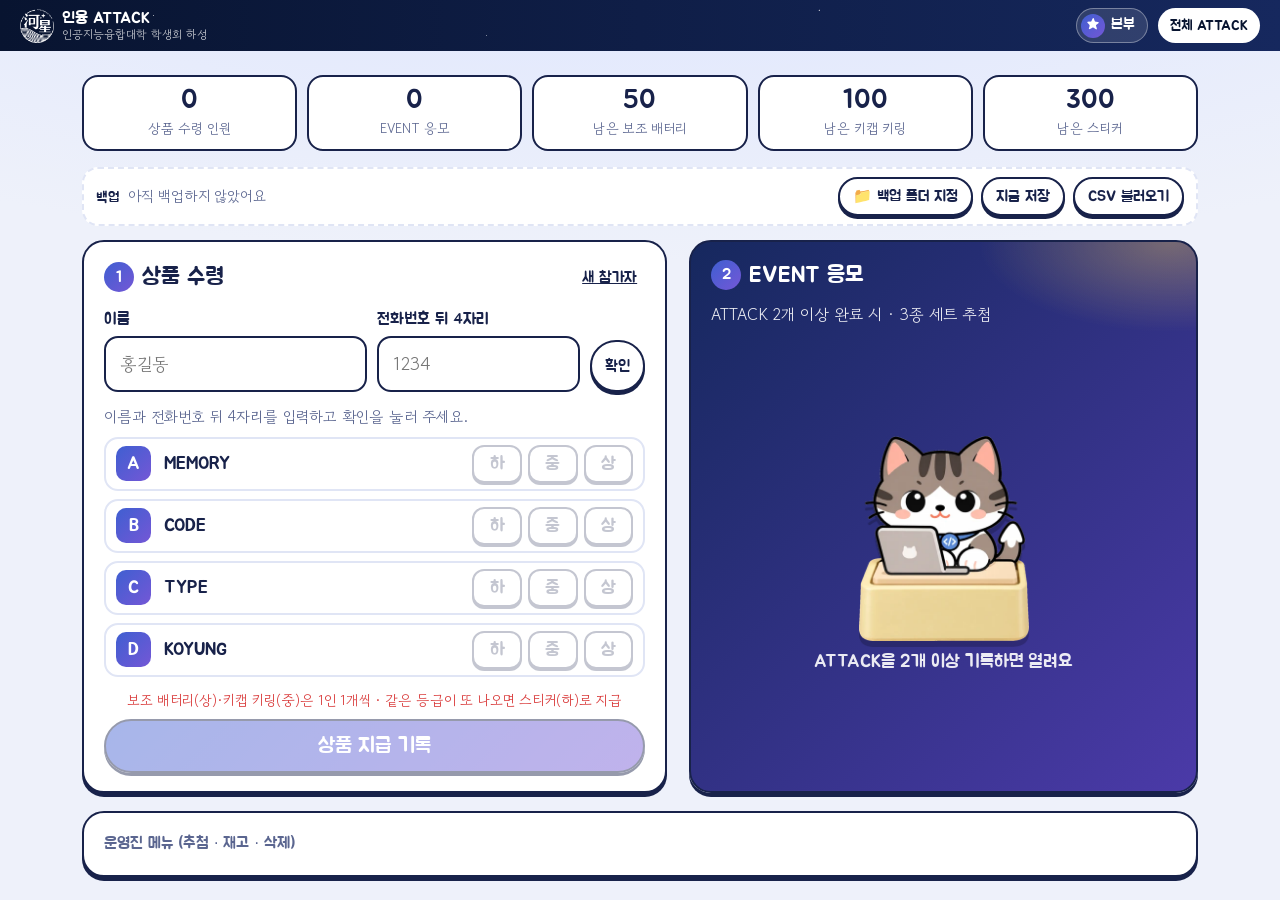
<file: raffle/index.html>
<!doctype html>
<html lang="ko">
<head>
<meta charset="utf-8">
<meta name="viewport" content="width=device-width, initial-scale=1, viewport-fit=cover">
<title>본부 · 인융 ATTACK · 2026 KW Epilogue</title>
<link rel="icon" href="../assets/img/logo-blue.png">
<link rel="preconnect" href="https://fonts.googleapis.com">
<link rel="preconnect" href="https://fonts.gstatic.com" crossorigin>
<link href="https://fonts.googleapis.com/css2?family=Jua&family=Gowun+Dodum&display=swap" rel="stylesheet">
<link rel="stylesheet" href="../assets/common.css?v=1122g">
<link rel="stylesheet" href="../assets/page.css?v=1122g">
<script src="../assets/booth.js?v=1122g" charset="utf-8"></script>
<style>
.hq{display:grid;grid-template-columns:1.15fr 1fr;gap:22px;align-items:stretch}
.card{border:2.5px solid var(--line);border-radius:22px;background:var(--surface);padding:18px 20px;box-shadow:0 4px 0 var(--line)}
.card h2{display:flex;align-items:center;gap:8px;margin:0 0 12px;font-size:1.45rem}
.card h2 .n{display:inline-flex;align-items:center;justify-content:center;width:30px;height:30px;border-radius:50%;background:var(--grad);color:#fff;font-size:1rem}
.stats{display:grid;grid-template-columns:repeat(5,1fr);gap:10px;margin-bottom:16px}
.stats div{border:2.5px solid var(--line);border-radius:16px;background:var(--surface);padding:8px 10px;text-align:center}
.stats b{display:block;font-family:"Jua",sans-serif;font-weight:400;font-size:1.7rem;line-height:1.1}
.stats span{font-size:.85rem;color:var(--muted)}
.stats .low b{color:var(--bad)}
.who{display:grid;grid-template-columns:1.3fr 1fr auto;gap:10px;align-items:end}
label.f{display:block;margin:0 0 4px;font-size:1rem}
.state{margin:12px 0 4px;font-size:.95rem;color:var(--muted);min-height:1.5em}
.state b{color:var(--ink)}
.atk{display:flex;flex-direction:column;gap:8px;margin-top:8px}
.atk .r{display:grid;grid-template-columns:2.4rem 1fr auto;align-items:center;gap:10px;border:2px solid var(--soft);border-radius:14px;padding:6px 10px}
.atk .k{display:inline-flex;align-items:center;justify-content:center;width:2.2rem;height:2.2rem;border-radius:10px;background:var(--grad);color:#fff;font-family:"Jua",sans-serif;font-size:1.15rem}
.atk .nm{font-family:"Jua",sans-serif;font-size:1.1rem}
.seg{display:flex;gap:6px}
.seg button{width:3.1rem;padding:6px 0;font-size:1.1rem;border-radius:12px;box-shadow:0 2px 0 var(--line)}
.seg button[aria-pressed="true"].g1{background:var(--ok);color:#fff}
.seg button[aria-pressed="true"].g2{background:var(--blue);color:#fff}
.seg button[aria-pressed="true"].g3{background:var(--violet);color:#fff}
.seg button:disabled{opacity:.25}
.atk .r.done{background:#F3F5FA}
.atk .r.done .seg button{pointer-events:none}
.atk .tagdone{font-size:.78rem;color:var(--muted);margin-left:6px}
.give{margin-top:8px}
.rule{margin:12px 0 0;text-align:center;font-size:.88rem;color:#D93A3A}
.atk .sub{font-size:.78rem;color:#D93A3A;margin-left:6px}
.handout{margin-top:10px;border:2.5px dashed var(--ok);border-radius:16px;background:#E8F7EF;padding:10px 14px;font-family:"Jua",sans-serif;font-size:1.15rem;text-align:center;min-height:1em}
.handout:empty{display:none}
.handout{display:flex;flex-wrap:wrap;justify-content:center;align-items:center;gap:10px}
.hc{display:inline-flex;align-items:center;gap:8px;font-family:"Jua",sans-serif;font-size:1.5rem;background:#fff;border:2.5px solid var(--line);border-radius:999px;padding:4px 18px 4px 6px}
.hc i{font-style:normal;width:2rem;height:2rem;border-radius:50%;display:inline-flex;align-items:center;justify-content:center;color:#fff;font-size:1rem}
.hc.g1 i{background:var(--ok)} .hc.g2 i{background:var(--blue)} .hc.g3 i{background:var(--violet)}
.hc b{font-weight:400;font-size:1.9rem;color:#D93A3A;margin-left:2px}
.hnote{flex-basis:100%;text-align:center;font-family:"Gowun Dodum",sans-serif;font-size:.85rem;color:var(--muted)}
.ev{display:flex;flex-direction:column;background:radial-gradient(320px 150px at 95% 0%,rgba(255,212,92,.35),transparent 60%),linear-gradient(135deg,#16285E,#4B3AA8);color:#fff}
.ev h2{color:#fff}
.ev .lead{margin:0 0 12px;opacity:.9}
.evbody{flex:1;display:flex;flex-direction:column;justify-content:center}
.evcenter{display:flex;flex-direction:column;align-items:center;justify-content:center;text-align:center;gap:6px}
.evcenter[hidden],.evform[hidden]{display:none}
.evcenter img{width:170px;height:auto;filter:drop-shadow(0 6px 0 rgba(0,0,0,.2))}
.evcenter p{margin:0;font-family:"Jua",sans-serif;font-size:1.15rem;opacity:.9}
.evlabel{font-size:1rem!important;opacity:.75!important;letter-spacing:.1em}
.evbtns{display:grid;grid-template-columns:2fr 1fr;gap:8px}
.evbtns button:not(.primary){background:transparent;color:#fff;border-color:#fff;box-shadow:none}
.bkbar{display:flex;align-items:center;gap:8px;flex-wrap:wrap;margin-bottom:14px;padding:8px 12px;border:2px dashed var(--soft);border-radius:16px;background:var(--surface)}
.bkinfo{flex:1;min-width:200px;font-size:.9rem;color:var(--muted)}
.bkinfo b{font-family:"Jua",sans-serif;font-weight:400;color:var(--ink);margin-right:8px}
.bkinfo .ok{color:var(--ok)}
.ev input{border-color:#fff}
.agree{display:flex;gap:10px;align-items:flex-start;font-size:.9rem;line-height:1.5;margin:10px 0 12px;cursor:pointer}
.agree input{width:20px;height:20px;flex:none;margin-top:2px;accent-color:#FFD45C}
.ev .no{font-family:"Jua",sans-serif;font-size:5.5rem;line-height:1;color:#FFD45C;text-align:center;margin:4px 0 8px;text-shadow:0 4px 0 rgba(0,0,0,.25)}
.ev button.primary{background:#fff;color:var(--night)}
/* 운영진 */
.staff{margin-top:18px}
.staff summary{cursor:pointer;font-family:"Jua",sans-serif;font-size:1rem;color:var(--muted);list-style:none}
.staff summary::-webkit-details-marker{display:none}
.admin{display:grid;grid-template-columns:1fr 1.4fr;gap:20px;margin-top:12px}
.admin[hidden]{display:none}
.drawbox{text-align:center;border:2.5px dashed var(--violet);border-radius:18px;padding:12px;background:var(--violet-soft);margin-bottom:10px}
.roller{font-family:"Jua",sans-serif;font-size:1.7rem;min-height:2.4rem}
.winners{list-style:none;margin:6px 0 0;padding:0;text-align:left}
.winners li{display:flex;gap:10px;padding:5px 4px;border-bottom:1px solid var(--soft)}
.winners li b{font-family:"Jua",sans-serif;font-weight:400;color:var(--violet);width:24px}
.list{max-height:340px;overflow:auto;border:2px solid var(--soft);border-radius:14px}
.list td,.list th{white-space:nowrap;font-size:.88rem;padding:6px 5px}
tr.win td{color:var(--violet);font-weight:700}
.small{font-size:.95rem;padding:8px 13px}
.stockset{display:flex;gap:8px;align-items:center;flex-wrap:wrap;margin:8px 0}
.stockset input{width:72px;text-align:center;padding:6px}
@media print{ .kw-bar,.noprint{display:none!important} }
@media (max-width:899px){ .hq,.admin{grid-template-columns:1fr} .stats{grid-template-columns:repeat(3,1fr)} .who{grid-template-columns:1fr 1fr} }
</style>
</head>
<body data-nofit>
<header class="kw-bar"><div class="kw-bar-in">
  <a class="kw-home" href="../"><img src="../assets/img/logo-white.png" alt="하성 로고"><span>인융 ATTACK<small>인공지능융합대학 학생회 하성</small></span></a>
  <span class="kw-zone"><b>★</b>본부</span>
  <a class="kw-all" href="../">전체 ATTACK</a>
</div></header>

<div class="wrap">
  <div class="stats">
    <div><b id="stPeople">0</b><span>상품 수령 인원</span></div>
    <div><b id="stEntry">0</b><span>EVENT 응모</span></div>
    <div id="sk3"><b id="st3">50</b><span>남은 보조 배터리</span></div>
    <div id="sk2"><b id="st2">100</b><span>남은 키캡 키링</span></div>
    <div id="sk1"><b id="st1">300</b><span>남은 스티커</span></div>
  </div>

  <div class="bkbar noprint">
    <div class="bkinfo"><b>백업</b><span id="bkState">아직 백업하지 않았어요</span></div>
    <button class="small" id="btnFolder">📁 백업 폴더 지정</button>
    <button class="small" id="btnSaveNow">지금 저장</button>
    <button class="small" id="btnRestore">CSV 불러오기</button>
    <input type="file" id="fileRestore" accept=".csv,text/csv" multiple hidden>
  </div>

  <div class="hq">
    <!-- 1. 상품 수령 -->
    <section class="card">
      <h2><span class="n">1</span>상품 수령<button class="ghost" id="btnClear" style="margin-left:auto;font-size:.95rem">새 참가자</button></h2>
      <div class="who">
        <div><label class="f" for="fName">이름</label><input type="text" id="fName" maxlength="10" autocomplete="off" placeholder="홍길동"></div>
        <div><label class="f" for="fLast">전화번호 뒤 4자리</label><input type="tel" id="fLast" inputmode="numeric" maxlength="4" autocomplete="off" placeholder="1234"></div>
        <button class="small" id="btnFind" style="height:52px">확인</button>
      </div>
      <p class="state" id="state">이름과 전화번호 뒤 4자리를 입력하고 확인을 눌러 주세요.</p>
      <div class="atk" id="atk"></div>
      <p class="rule">보조 배터리(상)·키캡 키링(중)은 1인 1개씩 · 같은 등급이 또 나오면 스티커(하)로 지급</p>
      <button class="primary full give" id="btnGive" disabled>상품 지급 기록</button>
      <div class="handout" id="handout"></div>
    </section>

    <!-- 2. EVENT 응모 -->
    <section class="card ev">
      <h2><span class="n">2</span>EVENT 응모</h2>
      <p class="lead">ATTACK 2개 이상 완료 시 · 3종 세트 추첨</p>
      <div class="evbody">
        <div class="evcenter" id="evLock"><img src="../assets/img/koyung-laptop.webp" alt="노트북 하는 코융이"><p>ATTACK을 2개 이상 기록하면 열려요</p></div>
        <div class="evform" id="evForm" hidden>
          <label class="f" for="fPhone">전화번호 11자리 (당첨 연락용)</label>
          <input type="tel" id="fPhone" inputmode="numeric" maxlength="13" autocomplete="off" placeholder="010-0000-0000">
          <label class="agree"><input type="checkbox" id="fAgree"><span>개인정보(이름·전화번호)를 <b>추첨 당첨 연락</b>에만 이용하는 데 동의합니다. 경품 지급 후 바로 파기합니다.</span></label>
          <div class="evbtns"><button class="primary" id="btnEnter">추첨함에 넣기</button><button id="btnNoEnter">응모 안 함</button></div>
        </div>
        <div class="evcenter" id="evDone" hidden>
          <p class="evlabel">응모 번호</p>
          <div class="no" id="evNo">#001</div>
          <p id="evMsg"></p>
        </div>
      </div>
    </section>
  </div>

  <!-- 운영진 -->
  <details class="card staff noprint" id="staff">
    <summary>운영진 메뉴 (추첨 · 재고 · 삭제)</summary>
    <div id="lockBox" style="margin-top:12px">
      <div class="row" style="flex-wrap:nowrap;max-width:360px"><input type="password" id="aPin" inputmode="numeric" autocomplete="off" placeholder="PIN"><button class="small" id="btnUnlock" style="white-space:nowrap">열기</button></div>
    </div>
    <div class="admin" id="adminBox" hidden>
      <div>
        <div class="drawbox">
          <h3 style="margin-bottom:6px">EVENT 추첨</h3>
          <div class="row" style="justify-content:center;flex-wrap:nowrap">
            <span class="jua">당첨</span><input type="number" id="drawN" min="1" max="999" value="5" style="width:80px;text-align:center"><span class="jua">명</span>
            <button class="primary small" id="btnDraw">추첨!</button>
          </div>
          <div class="roller" id="roller" aria-live="polite"></div>
          <ol class="winners" id="winners"></ol>
        </div>
        <div class="stockset">준비 수량 · 상 <input type="number" id="k3"> 중 <input type="number" id="k2"> 하 <input type="number" id="k1"> <button class="small" id="btnStock">저장</button></div>
        <div class="row">
          <button class="small" id="btnPrint">당첨자 인쇄</button>
        </div>
        <div class="row" style="margin-top:10px;justify-content:space-between">
          <button class="small" id="btnLock">잠그기</button>
          <button class="small danger" id="btnWipe">전체 삭제</button>
        </div>
      </div>
      <div class="list"><table id="list"></table></div>
    </div>
  </details>
</div>
<div class="toast" id="toast"></div>

<script>
/* ===== 설정 ===== */
const ADMIN_PIN = "2026";      // 운영진 메뉴 PIN
const MIN_ATK = 2;             // EVENT 응모에 필요한 ATTACK 수
const ATK = {A:"MEMORY", B:"CODE", C:"TYPE", D:"KOYUNG"};
const ONLY_HA = {C:true};      // TYPE은 하 상품만
const GRADES = ["하","중","상"], GCLS = {"하":"g1","중":"g2","상":"g3"};
const PRIZE = {"상":"보조 배터리","중":"키캡 키링","하":"리무버블 스티커"};

/* ===== 저장 (이 기기 브라우저) ===== */
const KEY = "kw-hq-v1";
function blank(){ return {people:{}, entries:[], winners:[], seq:0, stock:{"상":50,"중":100,"하":300}}; }
function load(){ try{ const d=JSON.parse(localStorage.getItem(KEY)); if(d&&d.people) return Object.assign(blank(), d); }catch(e){} return blank(); }
let D = load();
function save(){ try{ localStorage.setItem(KEY, JSON.stringify(D)); return true; }catch(e){ toast("저장하지 못했어요"); return false; } }

const $=s=>document.querySelector(s);
const esc=t=>String(t).replace(/[&<>"]/g,c=>({"&":"&amp;","<":"&lt;",">":"&gt;",'"':"&quot;"}[c]));
function toast(t){ const el=$("#toast"); el.textContent=t; el.classList.add("on"); clearTimeout(toast._t); toast._t=setTimeout(()=>el.classList.remove("on"),1800); }
const fmtNo=n=>"#"+String(n).padStart(3,"0");
const fmtPhone=p=>{ p=String(p||""); return p.length===11?`${p.slice(0,3)}-${p.slice(3,7)}-${p.slice(7)}`:p.length===10?`${p.slice(0,3)}-${p.slice(3,6)}-${p.slice(6)}`:p; };
const keyOf=(n,l)=>`${n}|${l}`;
function rand(n){ const a=new Uint32Array(1); crypto.getRandomValues(a); return a[0]%n; }

/* ===== 현황 ===== */
const actual=p=>p.a||p.g;   // 실제 지급 등급 (예전 기록은 결과 등급 그대로)
function given(){ const c={"상":0,"중":0,"하":0}; Object.values(D.people).forEach(p=>Object.values(actual(p)).forEach(g=>c[g]++)); return c; }
/* 상·중은 1인 1개: 이미 받은(또는 이번에 먼저 고른) 등급이면 하로 대체 */
function plan(p, picks){ const have=new Set(Object.values(p?actual(p):{})), out={};
  for(const k of Object.keys(ATK)){ const g=picks[k]; if(!g) continue;
    out[k] = (g!=="하" && have.has(g)) ? "하" : g; have.add(out[k]); }
  return out; }
function renderStats(){
  const c=given();
  $("#stPeople").textContent=Object.keys(D.people).length; $("#stEntry").textContent=D.entries.length;
  [["상",3],["중",2],["하",1]].forEach(([g,i])=>{ const left=D.stock[g]-c[g]; $("#st"+i).textContent=left; $("#sk"+i).classList.toggle("low", left<=Math.max(5,D.stock[g]*0.1)); });
}

/* ===== 1. 상품 수령 ===== */
let cur=null, pick={};   // cur: {key,name,last4}, pick: 이번에 새로 고른 등급
$("#fLast").addEventListener("input",e=>{ e.target.value=e.target.value.replace(/\D/g,"").slice(0,4); });
function find(){
  const name=$("#fName").value.trim(), last4=$("#fLast").value;
  if(!name) return toast("이름을 입력해 주세요");
  if(!/^\d{4}$/.test(last4)) return toast("전화번호 뒤 4자리를 입력해 주세요");
  D=load(); cur={key:keyOf(name,last4), name, last4}; pick={};
  const p=D.people[cur.key];
  $("#state").innerHTML = p
    ? `<b>${esc(name)}</b> (${last4}) · 이미 받은 상품이 있어요. 새로 한 ATTACK만 골라 주세요.`
    : `<b>${esc(name)}</b> (${last4}) · 처음 방문이에요. 참가자가 말한 등급을 골라 주세요.`;
  render(); $("#handout").textContent="";
}
$("#btnFind").onclick=find;
$("#btnClear").onclick=()=>{ cur=null; pick={}; $("#fName").value=""; $("#fLast").value=""; $("#handout").textContent="";
  $("#state").textContent="이름과 전화번호 뒤 4자리를 입력하고 확인을 눌러 주세요."; render(); $("#fName").focus(); };
["#fName","#fLast"].forEach(s=>$(s).addEventListener("keydown",e=>{ if(e.key==="Enter") find(); }));

function render(){
  const p=cur?D.people[cur.key]:null, had=p?p.g:{}, pl=plan(p,pick);
  $("#atk").innerHTML=Object.entries(ATK).map(([k,nm])=>{
    const done=had[k], sel=done||pick[k];
    const btns=GRADES.map(g=>`<button type="button" class="${GCLS[g]}" data-k="${k}" data-g="${g}" aria-pressed="${sel===g}" ${(!cur||(ONLY_HA[k]&&g!=="하"))?"disabled":""}>${g}</button>`).join("");
    const act=done?actual(p)[k]:pl[k], swap=sel&&act&&act!==sel;
    const tag=done?`<span class="tagdone">지급 완료${swap?` · ${act} 지급`:""}</span>`:(swap?`<span class="sub">→ 하(스티커)로 지급</span>`:"");
    return `<div class="r ${done?"done":""}"><span class="k">${k}</span><span class="nm">${nm}${tag}</span><div class="seg">${btns}</div></div>`;
  }).join("");
  $("#btnGive").disabled=!cur||!Object.keys(pick).length;
  renderEvent();
}
$("#atk").addEventListener("click",e=>{ const b=e.target.closest("button[data-k]"); if(!b||!cur) return;
  const k=b.dataset.k, g=b.dataset.g; pick[k]= pick[k]===g ? undefined : g; if(!pick[k]) delete pick[k]; render(); });

$("#btnGive").onclick=()=>{
  if(!cur||!Object.keys(pick).length) return;
  D=load(); const p=D.people[cur.key]||(D.people[cur.key]={name:cur.name,last4:cur.last4,g:{},at:Date.now()});
  if(!p.a) p.a=Object.assign({},p.g);
  const pl=plan(p,pick), out=[];
  for(const [k,g] of Object.entries(pick)){ if(p.g[k]) continue; p.g[k]=g; p.a[k]=pl[k];
    out.push({k, g:pl[k], from:g, swap:pl[k]!==g}); }
  if(!save()) return;
  autoBackup();
  pick={};
  const cnt={}; out.forEach(o=>{ cnt[o.g]=(cnt[o.g]||0)+1; });
  const SHORT={"상":"보조 배터리","중":"키캡 키링","하":"스티커"};
  $("#handout").innerHTML = ["상","중","하"].filter(g=>cnt[g]).map(g=>`<span class="hc ${GCLS[g]}"><i>${g}</i>${SHORT[g]} <b>${cnt[g]}</b></span>`).join("")
    + (out.some(o=>o.swap)?`<div class="hnote">${out.filter(o=>o.swap).map(o=>`${o.k} ${o.from}→하`).join(" · ")} (중복 등급은 스티커)</div>`:"");
  $("#state").innerHTML=`<b>${esc(cur.name)}</b> (${cur.last4}) · 기록 완료! 아래 상품을 건네 주세요.`;
  render(); renderStats(); refreshAdmin();
};

/* ===== 2. EVENT 응모 ===== */
function renderEvent(){
  const p=cur?D.people[cur.key]:null, n=p?Object.keys(p.g).length:0;
  const entry=cur?D.entries.find(x=>x.key===cur.key):null;
  const declined=p&&p.ev==="X";
  $("#evLock").hidden = !!(entry || n>=MIN_ATK);
  $("#evForm").hidden = !!entry || n<MIN_ATK;
  $("#evDone").hidden = !entry;
  if(entry){ $("#evNo").textContent=fmtNo(entry.no); $("#evMsg").textContent=`${entry.name}님, 추첨함에 들어갔어요!`; }
  else { $("#fPhone").value=""; $("#fAgree").checked=false;
    $("#btnNoEnter").textContent = declined ? "응모 안 함 ✓" : "응모 안 함"; }
}
$("#fPhone").addEventListener("input",e=>{ const d=e.target.value.replace(/\D/g,"").slice(0,11);
  e.target.value = d.length<4 ? d : d.length<8 ? `${d.slice(0,3)}-${d.slice(3)}` : `${d.slice(0,3)}-${d.slice(3,7)}-${d.slice(7)}`; });
$("#btnEnter").onclick=()=>{
  if(!cur) return;
  const phone=$("#fPhone").value.replace(/\D/g,"");
  if(!/^01\d{9}$/.test(phone)) return toast("전화번호 11자리를 확인해 주세요");
  if(!phone.endsWith(cur.last4)) return toast("뒤 4자리가 위에 입력한 번호와 달라요");
  if(!$("#fAgree").checked) return toast("개인정보 이용 동의가 필요해요");
  D=load();
  if(D.entries.some(x=>x.phone===phone)) return toast("이미 응모한 번호예요");
  D.entries.push({no:++D.seq, key:cur.key, name:cur.name, phone, agree:"O", at:Date.now()});
  if(D.people[cur.key]) D.people[cur.key].ev="O";
  if(!save()) return;
  renderEvent(); renderStats(); refreshAdmin(); autoBackup(); toast("응모 완료!");
};
$("#btnNoEnter").onclick=()=>{ if(!cur) return; D=load(); const p=D.people[cur.key]; if(!p) return; p.ev="X"; save(); renderEvent(); autoBackup(); toast("응모 안 함으로 기록했어요"); };

/* ===== 운영진 ===== */
let admin=false;
$("#btnUnlock").onclick=()=>{ if($("#aPin").value.trim()!==ADMIN_PIN) return toast("PIN이 맞지 않아요"); admin=true; $("#aPin").value=""; refreshAdmin(); };
$("#aPin").addEventListener("keydown",e=>{ if(e.key==="Enter") $("#btnUnlock").click(); });
$("#btnLock").onclick=()=>{ admin=false; refreshAdmin(); $("#staff").open=false; };
function refreshAdmin(){
  $("#lockBox").hidden=admin; $("#adminBox").hidden=!admin;
  if(!admin) return;
  D=load(); const w=new Set(D.winners);
  $("#k3").value=D.stock["상"]; $("#k2").value=D.stock["중"]; $("#k1").value=D.stock["하"];
  $("#winners").innerHTML=D.winners.map((ph,i)=>{ const e=D.entries.find(x=>x.phone===ph); return e?`<li><b>${i+1}</b><span>${esc(e.name)} · ${esc(fmtPhone(e.phone))} <small class="muted">${fmtNo(e.no)}</small></span></li>`:""; }).join("");
  $("#btnDraw").textContent=D.winners.length?"다시 추첨":"추첨!";
  const ppl=Object.values(D.people).sort((a,b)=>b.at-a.at);
  $("#list").innerHTML = ppl.length
    ? `<tr><th>이름</th><th>뒤4</th>${Object.keys(ATK).map(k=>`<th>${k}</th>`).join("")}<th>EVENT</th></tr>`+ppl.map(p=>{
        const e=D.entries.find(x=>x.key===keyOf(p.name,p.last4));
        return `<tr class="${e&&w.has(e.phone)?"win":""}"><td>${esc(p.name)}</td><td>${esc(p.last4)}</td>${Object.keys(ATK).map(k=>`<td>${p.g[k]||""}</td>`).join("")}<td>${e?fmtNo(e.no):""}</td></tr>`; }).join("")
    : `<tr><td class="muted">아직 기록이 없어요</td></tr>`;
}
$("#btnStock").onclick=()=>{ D=load(); D.stock={"상":+$("#k3").value||0,"중":+$("#k2").value||0,"하":+$("#k1").value||0}; save(); renderStats(); toast("준비 수량을 저장했어요"); };

let drawing=false, redrawArm=0;
$("#btnDraw").onclick=async()=>{
  if(drawing) return; D=load();
  const n=Math.max(1,Math.floor(+$("#drawN").value||0));
  if(!D.entries.length) return toast("응모자가 없어요");
  if(D.winners.length && Date.now()-redrawArm>3000){ redrawArm=Date.now(); return toast("한 번 더 누르면 기존 당첨을 지우고 다시 뽑아요"); }
  redrawArm=0;
  const pool=D.entries.map(e=>e.phone), k=Math.min(n,pool.length), win=[];
  for(let i=0;i<k;i++){ const j=i+rand(pool.length-i); [pool[i],pool[j]]=[pool[j],pool[i]]; win.push(pool[i]); }
  drawing=true; $("#btnDraw").disabled=true; $("#winners").innerHTML="";
  const names=D.entries.map(e=>e.name), t0=performance.now();
  await new Promise(res=>{ const tick=()=>{ $("#roller").textContent=names[rand(names.length)]; if(performance.now()-t0<1600) setTimeout(tick,60); else res(); }; tick(); });
  D.winners=win; save(); $("#roller").textContent=`${k}명 당첨!`;
  drawing=false; $("#btnDraw").disabled=false; refreshAdmin();
};

/* ===== 백업: 파일 2개 (상품수령 / EVENT응모) =====
   - 「백업 폴더 지정」을 한 번 하면 (크롬·엣지) 기록할 때마다 그 폴더에 자동 저장돼요.
     파일 이름에 날짜·시간이 들어가서 덮어쓰지 않고 차곡차곡 쌓여요.
   - 폴더를 지정하지 않으면 「지금 저장」 때 다운로드 폴더로 받아져요.
   - 인터넷 없이도 동작해요 (모든 기록은 이 노트북 안에만 있어요). */
function csvCell(v){ v=String(v??""); if(/^="\d+"$/.test(v)) return v; return /[",\n]/.test(v)?`"${v.replace(/"/g,'""')}"`:v; }
const pad=n=>String(n).padStart(2,"0");
function stamp(){ const d=new Date(); return `${d.getFullYear()}${pad(d.getMonth()+1)}${pad(d.getDate())}_${pad(d.getHours())}${pad(d.getMinutes())}${pad(d.getSeconds())}`; }
function csvPrize(){
  const head=["이름","전화번호뒤4자리","A MEMORY","B CODE","C TYPE","D KOYUNG","추첨응모(O/X)"];
  return [head.join(",")].concat(Object.values(D.people).sort((a,b)=>a.at-b.at).map(p=>{
    const e=D.entries.find(x=>x.key===keyOf(p.name,p.last4));
    const cell=k=>{ const g=p.g[k], a=actual(p)[k]; return !g?"":(a&&a!==g?`${g}→${a}`:g); };
    return [p.name,`="${p.last4}"`,cell("A"),cell("B"),cell("C"),cell("D"),e?"O":"X"].map(csvCell).join(","); })).join("\r\n");
}
function csvEvent(){
  const w=new Set(D.winners);
  const head=["응모번호","이름","전화번호","개인정보이용동의(O/X)","당첨"];
  return [head.join(",")].concat(D.entries.map(e=>[fmtNo(e.no),e.name,fmtPhone(e.phone),e.agree||"O",w.has(e.phone)?"당첨":""].map(csvCell).join(","))).join("\r\n");
}
const blobOf=s=>new Blob(["﻿"+s],{type:"text/csv;charset=utf-8"});
let dirHandle=null, lastSave=0;
async function writeTo(dir,name,txt){ const fh=await dir.getFileHandle(name,{create:true}); const w=await fh.createWritable(); await w.write(blobOf(txt)); await w.close(); }
async function saveAll(manual){
  D=load(); const s=stamp();
  const f1=`인융ATTACK_상품수령_${s}.csv`, f2=`인융ATTACK_EVENT응모_${s}.csv`;
  if(dirHandle){
    try{
      if((await dirHandle.queryPermission({mode:"readwrite"}))!=="granted" && (await dirHandle.requestPermission({mode:"readwrite"}))!=="granted") throw 0;
      const sub1=await dirHandle.getDirectoryHandle("상품수령",{create:true}), sub2=await dirHandle.getDirectoryHandle("EVENT응모",{create:true});
      await writeTo(sub1,f1,csvPrize()); await writeTo(sub2,f2,csvEvent());
      // 항상 최신본도 하나씩 (엑셀로 바로 열기용)
      await writeTo(dirHandle,"최신_상품수령.csv",csvPrize()); await writeTo(dirHandle,"최신_EVENT응모.csv",csvEvent());
      lastSave=Date.now(); setBk(`자동 저장됨 · ${new Date().toLocaleTimeString("ko-KR")} · 폴더 「${dirHandle.name}」`, true);
      if(manual) toast("백업 폴더에 저장했어요"); return;
    }catch(e){ dirHandle=null; setBk("폴더 권한이 없어 다운로드로 저장해요"); }
  }
  if(!manual) return;
  for(const [n,txt] of [[f1,csvPrize()],[f2,csvEvent()]]){
    const a=document.createElement("a"); a.href=URL.createObjectURL(blobOf(txt)); a.download=n; document.body.appendChild(a); a.click();
    setTimeout(()=>{ URL.revokeObjectURL(a.href); a.remove(); },800); await new Promise(r=>setTimeout(r,400)); }
  lastSave=Date.now(); setBk(`다운로드 폴더에 저장 · ${new Date().toLocaleTimeString("ko-KR")}`, true);
}
let bkT=0; function autoBackup(){ if(!dirHandle) return; clearTimeout(bkT); bkT=setTimeout(()=>saveAll(false),600); }
function setBk(msg,ok){ $("#bkState").textContent=msg; $("#bkState").classList.toggle("ok",!!ok); }
$("#btnFolder").onclick=async()=>{
  if(!window.showDirectoryPicker) return toast("이 브라우저는 폴더 지정을 지원하지 않아요. 크롬을 써 주세요");
  try{ dirHandle=await window.showDirectoryPicker({id:"kw-hq",mode:"readwrite"}); await saveAll(false); toast("이제 기록할 때마다 자동 저장돼요"); }
  catch(e){ if(e&&e.name!=="AbortError") toast("폴더를 열지 못했어요"); }
};
$("#btnSaveNow").onclick=()=>saveAll(true);
setInterval(()=>{ if(!dirHandle && lastSave && Date.now()-lastSave>30*60e3) setBk("마지막 저장 후 30분이 지났어요 · 「지금 저장」을 눌러 주세요"); },60e3);

/* 불러오기: 상품수령 CSV / EVENT응모 CSV 둘 다 (여러 개 한 번에 선택 가능) */
function parseCSV(t){ const rows=[]; let row=[],cell="",q=false;
  for(let i=0;i<t.length;i++){ const c=t[i];
    if(q){ if(c==='"'){ if(t[i+1]==='"'){cell+='"';i++;} else q=false; } else cell+=c; }
    else if(c==='"') q=true; else if(c===","){row.push(cell);cell="";}
    else if(c==="\n"||c==="\r"){ if(c==="\r"&&t[i+1]==="\n") i++; row.push(cell); rows.push(row); row=[]; cell=""; }
    else cell+=c; }
  if(cell||row.length){row.push(cell);rows.push(row);} return rows; }
const digits=s=>String(s||"").replace(/\D/g,"");
$("#btnRestore").onclick=()=>$("#fileRestore").click();
$("#fileRestore").onchange=async e=>{
  const files=[...e.target.files]; e.target.value=""; if(!files.length) return;
  D=load(); let np=0, ne=0;
  for(const f of files){
    const rows=parseCSV((await f.text()).replace(/^﻿/,"")); const h=rows.shift()||[];
    const iN=h.indexOf("이름"), iL=h.indexOf("전화번호뒤4자리"), iP=h.indexOf("전화번호");
    if(iN>=0&&iL>=0){ for(const r of rows){ const name=(r[iN]||"").trim(), last4=digits(r[iL]).slice(-4); if(!name||last4.length!==4) continue;
        const key=keyOf(name,last4), p=D.people[key]||(D.people[key]={name,last4,g:{},at:Date.now()});
        if(!p.a) p.a=Object.assign({},p.g);
        Object.keys(ATK).forEach((k,i)=>{ const v=(r[iL+1+i]||"").trim(); const [g,a]=v.split("→"); if(GRADES.includes(g)&&!p.g[k]){ p.g[k]=g; p.a[k]=GRADES.includes(a)?a:g; } }); np++; } }
    else if(iN>=0&&iP>=0){ for(const r of rows){ const name=(r[iN]||"").trim(), phone=digits(r[iP]); if(!name||!/^01\d{9}$/.test(phone)) continue;
        if(D.entries.some(x=>x.phone===phone)) continue;
        D.entries.push({no:++D.seq,key:keyOf(name,phone.slice(-4)),name,phone,agree:"O",at:Date.now()}); ne++; } }
  }
  save(); render(); renderStats(); refreshAdmin(); toast(`불러옴 · 수령 ${np}명 / 응모 ${ne}명`);
};

$("#btnPrint").onclick=()=>{
  D=load(); if(!D.winners.length) return toast("아직 추첨하지 않았어요");
  const w=window.open("","_blank"); if(!w) return toast("팝업을 허용해 주세요");
  const items=D.winners.map((ph,i)=>{ const e=D.entries.find(x=>x.phone===ph); return e?`<tr><td>${i+1}</td><td>${esc(e.name)}</td><td>${esc(fmtPhone(e.phone))}</td><td>${fmtNo(e.no)}</td></tr>`:""; }).join("");
  w.document.write(`<!doctype html><meta charset="utf-8"><title>EVENT 당첨자</title><style>body{font-family:sans-serif;padding:24px}table{border-collapse:collapse;width:100%}td,th{border:1px solid #999;padding:8px}</style><h2>인융 ATTACK · EVENT 당첨자</h2><table><tr><th>순서</th><th>이름</th><th>전화번호</th><th>응모번호</th></tr>${items}</table>`);
  w.document.close(); w.focus(); w.print();
};
let wipeArm=0;
$("#btnWipe").onclick=()=>{
  if(Date.now()-wipeArm>3000){ wipeArm=Date.now(); $("#btnWipe").textContent="한 번 더 누르면 모두 지워져요"; setTimeout(()=>$("#btnWipe").textContent="전체 삭제",3000); return; }
  const st=load().stock; D=blank(); D.stock=st; save(); wipeArm=0; $("#btnWipe").textContent="전체 삭제"; $("#roller").textContent="";
  cur=null; pick={}; render(); renderStats(); refreshAdmin(); toast("모두 지웠어요");
};
window.addEventListener("storage",e=>{ if(e.key===KEY){ D=load(); render(); renderStats(); refreshAdmin(); } });
render(); renderStats(); refreshAdmin();
</script>
</body>
</html>
</file>
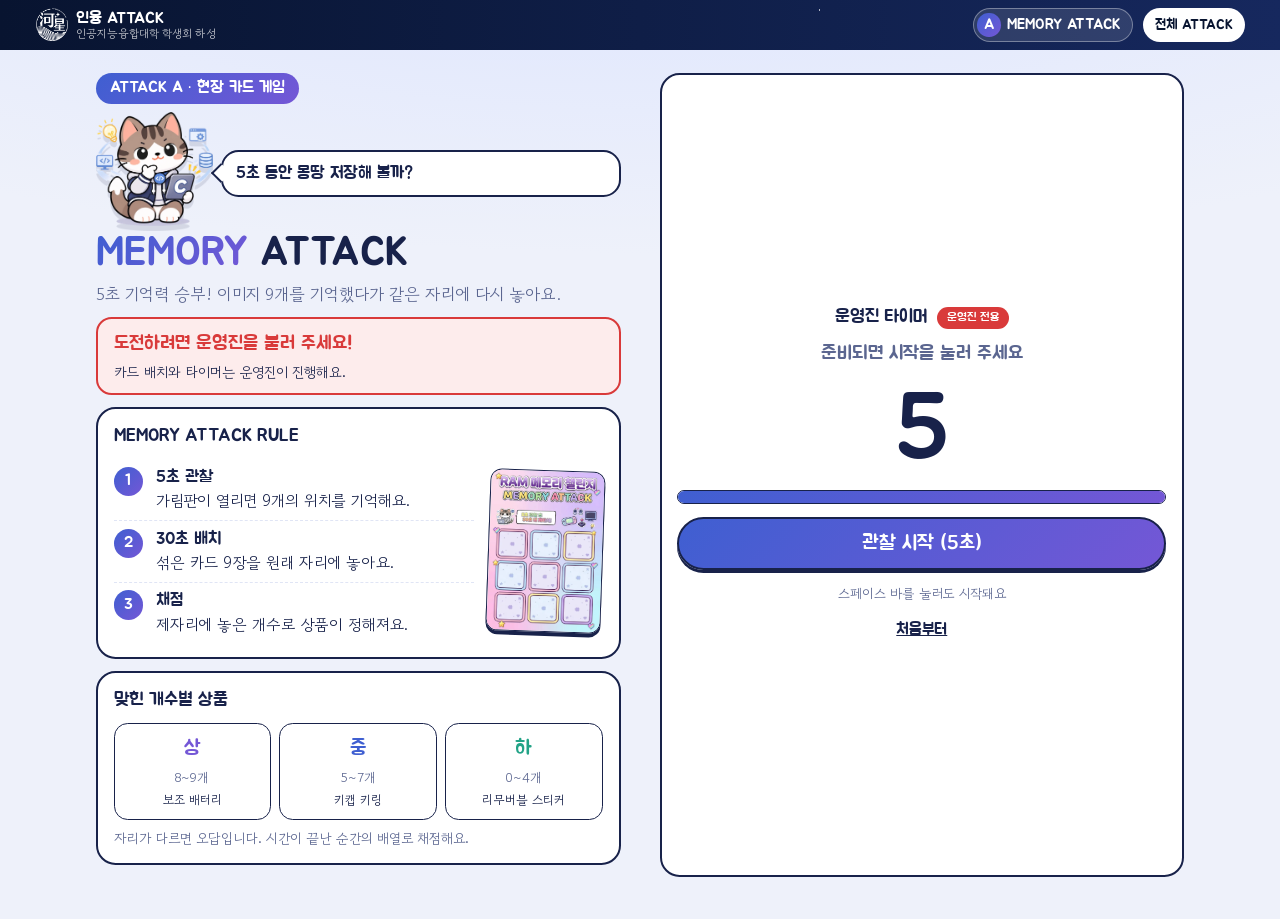
<file: ram/index.html>
<!doctype html>
<html lang="ko">
<head>
<meta charset="utf-8">
<meta name="viewport" content="width=device-width, initial-scale=1, viewport-fit=cover">
<title>MEMORY ATTACK · 인융 ATTACK · 2026 KW Epilogue</title>
<link rel="icon" href="../assets/img/logo-blue.png">
<link rel="preconnect" href="https://fonts.googleapis.com">
<link rel="preconnect" href="https://fonts.gstatic.com" crossorigin>
<link href="https://fonts.googleapis.com/css2?family=Jua&family=Gowun+Dodum&display=swap" rel="stylesheet">
<link rel="stylesheet" href="../assets/common.css?v=1122g">
<link rel="stylesheet" href="../assets/page.css?v=1122g">
<script src="../assets/booth.js?v=1122g" charset="utf-8"></script>
<style>
.steps{list-style:none;margin:0;padding:0;counter-reset:s}
.steps li{position:relative;padding:10px 0 10px 44px;border-bottom:1px dashed var(--soft);counter-increment:s}
.steps li:last-child{border-bottom:0}
.steps li::before{content:counter(s);position:absolute;left:0;top:9px;width:30px;height:30px;border-radius:50%;background:var(--grad);color:#fff;font-family:"Jua",sans-serif;display:flex;align-items:center;justify-content:center}
.steps b{font-family:"Jua",sans-serif;font-weight:400}
.board{display:grid;grid-template-columns:repeat(3,1fr);gap:6px;width:min(100%,170px);margin:6px auto 0}
.board i{aspect-ratio:1;border:2px solid var(--line);border-radius:10px;background:var(--blue-soft);display:flex;align-items:center;justify-content:center;font-style:normal;font-family:"Jua",sans-serif;color:var(--blue)}
.board i:nth-child(odd){background:var(--violet-soft);color:var(--violet)}
/* 운영진 타이머 */
.timer{text-align:center}
.phase{font-family:"Jua",sans-serif;font-size:1.2rem;color:var(--muted)}
.clock{font-family:"Jua",sans-serif;font-size:7rem;line-height:1;margin:6px 0}
.clock.watch{color:var(--blue)} .clock.place{color:var(--violet)} .clock.low{color:var(--bad)}
.bar{height:14px;border-radius:999px;background:var(--soft);border:2px solid var(--line);overflow:hidden;margin:6px 0 14px}
.bar i{display:block;height:100%;width:100%;background:var(--grad)}
.score{display:grid;grid-template-columns:repeat(5,1fr);gap:8px}
.score button{padding:10px 0;font-size:1.3rem;border-radius:14px}
.score button[aria-pressed="true"]{background:var(--blue);color:#fff}
.verdict{text-align:center;min-height:2rem}
.lead{color:var(--muted);font-size:1.08rem}
.howto{display:grid;grid-template-columns:minmax(0,1fr) 150px;gap:14px;align-items:center}
.boardimg{width:100%;height:auto;border-radius:12px;border:2px solid var(--line);transform:rotate(2deg);box-shadow:0 4px 0 var(--line)}
.steps li b{display:block;font-size:1.1rem;line-height:1.3}
.grade em{display:block;font-style:normal;font-size:.8rem;color:var(--ink);margin-top:2px}
.keyhint{font-size:.85rem;margin:2px 0 0}
@media (hover:none){.keyhint{display:none}} /* 휴대폰에선 스페이스 바 안내 숨김 */
.grade{grid-template-columns:repeat(3,1fr)}
.callstaff{display:flex;flex-direction:column;gap:2px;margin:10px 0 0;padding:10px 16px;border:2.5px solid #D93A3A;border-radius:16px;background:#FDECEC}
.callstaff b{font-family:"Jua",sans-serif;font-weight:400;font-size:1.2rem;color:#D93A3A}
.callstaff span{font-size:.9rem;color:var(--ink)}
.staffonly{display:inline-block;vertical-align:middle;margin-left:6px;font-size:.8rem;color:#fff;background:#D93A3A;border-radius:999px;padding:1px 10px}
@media (min-width:900px){
  .cols{align-items:stretch}
  .cols>.col-sticky{position:static;display:flex;flex-direction:column}
  #staff{flex:1;display:flex;flex-direction:column;justify-content:center;margin:0!important}
}
@media (min-width:900px){
  .hero img{width:120px}
  h1{font-size:2.6rem;margin:4px 0 4px}
  .box{margin:12px 0;padding:14px 16px}
  .steps li{padding:7px 0 7px 44px}
  .steps li::before{top:8px}
  .howto{grid-template-columns:minmax(0,1fr) 118px}
  .clock{font-size:6rem}
}
@media (max-width:480px){.howto{grid-template-columns:1fr}.boardimg{width:60%;margin:0 auto;display:block}}
</style>
</head>
<body>
<header class="kw-bar"><div class="kw-bar-in">
  <a class="kw-home" href="../"><img src="../assets/img/logo-white.png" alt="하성 로고"><span>인융 ATTACK<small>인공지능융합대학 학생회 하성</small></span></a>
  <span class="kw-zone"><b>A</b>MEMORY ATTACK</span>
  <a class="kw-all" href="../">전체 ATTACK</a>
</div></header>

<div class="wrap cols">
  <div>
  <span class="tag">ATTACK A · 현장 카드 게임</span>
  <div class="hero">
    <img src="../assets/img/koyung-ce.webp" alt="고민하는 코융이">
    <div class="bubble">5초 동안 몽땅 저장해 볼까?</div>
  </div>
  <h1><span class="grad-text">MEMORY</span> ATTACK</h1>
  <p class="lead">5초 기억력 승부! 이미지 9개를 기억했다가 같은 자리에 다시 놓아요.</p>
  <div class="callstaff"><b>도전하려면 운영진을 불러 주세요!</b><span>카드 배치와 타이머는 운영진이 진행해요.</span></div>

  <div class="box">
    <h3>MEMORY ATTACK RULE</h3>
    <div class="howto">
      <ol class="steps">
        <li><b>5초 관찰</b>가림판이 열리면 9개의 위치를 기억해요.</li>
        <li><b>30초 배치</b>섞은 카드 9장을 원래 자리에 놓아요.</li>
        <li><b>채점</b>제자리에 놓은 개수로 상품이 정해져요.</li>
      </ol>
      <img class="boardimg" src="../assets/img/memory-board.webp" alt="RAM 메모리 챌린지 3×3 보드">
    </div>
  </div>

  <div class="box">
    <h3>맞힌 개수별 상품</h3>
    <div class="grade">
      <div class="g3"><b>상</b><span>8~9개</span><em>보조 배터리</em></div>
      <div class="g2"><b>중</b><span>5~7개</span><em>키캡 키링</em></div>
      <div class="g1"><b>하</b><span>0~4개</span><em>리무버블 스티커</em></div>
    </div>
    <p class="muted" style="margin:8px 0 0;font-size:.88rem">자리가 다르면 오답입니다. 시간이 끝난 순간의 배열로 채점해요.</p>
  </div>

  </div>
  <div class="col-sticky">
  <div class="box timer" id="staff" style="margin-top:0">
    <h3>운영진 타이머 <span class="staffonly">운영진 전용</span></h3>
    <p class="phase" id="phase">준비되면 시작을 눌러 주세요</p>
    <div class="clock" id="clock">5</div>
    <div class="bar"><i id="bar"></i></div>
    <div class="stack">
      <button class="primary" id="btnGo">관찰 시작 (5초)</button>
      <p class="muted center keyhint" id="keyHint">스페이스 바를 눌러도 시작돼요</p>
    </div>
    <div id="scoreBox" hidden>
      <p class="jua" style="margin:16px 0 8px">맞힌 개수를 눌러 주세요</p>
      <div class="score" id="score"></div>
      <div class="verdict" id="verdict"></div>
      <button class="full primary" id="btnNext" style="margin-top:10px">다음 참가자</button>
    </div>
    <button class="ghost" id="btnReset" style="display:block;margin:8px auto 0">처음부터</button>
  </div>
  </div>
</div>
<div class="toast" id="toast"></div>

<script>
const WATCH=5, PLACE=30;          // 관찰·배치 시간(초). 바꿔도 돼요.
const $=s=>document.querySelector(s);
let raf=0, run=0, stage="watch";  // watch → place → score
function grade(n){ return n>=8?"상":n>=5?"중":"하"; }
function setClock(left,total,mode){
  const c=$("#clock"); c.textContent=Math.max(0,Math.ceil(left-1e-9));
  c.className="clock "+mode+(left<=3&&left>0?" low":"");
  $("#bar").style.width=Math.max(0,left/total*100)+"%";
}
function countdown(sec,mode,label){
  const my=++run; $("#phase").textContent=label;
  return new Promise(res=>{ const t0=performance.now();
    const tick=()=>{ if(my!==run) return; const left=sec-(performance.now()-t0)/1000; setClock(left,sec,mode);
      if(left<=0) return res(); raf=requestAnimationFrame(tick); }; tick(); });
}
function reset(){
  run++; cancelAnimationFrame(raf);
  $("#phase").textContent="준비되면 시작을 눌러 주세요"; setClock(WATCH,WATCH,""); $("#clock").className="clock";
  stage="watch"; $("#btnGo").textContent=`관찰 시작 (${WATCH}초)`; $("#keyHint").textContent="스페이스 바를 눌러도 시작돼요";
  $("#btnGo").hidden=false; $("#btnGo").disabled=false; $("#scoreBox").hidden=true; $("#verdict").textContent="";
  $("#score").querySelectorAll("button").forEach(b=>b.setAttribute("aria-pressed","false"));
}
$("#score").innerHTML=[0,1,2,3,4,5,6,7,8,9].map(n=>`<button type="button" data-n="${n}" aria-pressed="false">${n}</button>`).join("");
$("#score").addEventListener("click",e=>{ const b=e.target.closest("button"); if(!b) return;
  $("#score").querySelectorAll("button").forEach(x=>x.setAttribute("aria-pressed",String(x===b)));
  $("#verdict").innerHTML=BOOTH.stamp(grade(+b.dataset.n), `${b.dataset.n}개 정답`, "A");
});
$("#btnGo").onclick=async()=>{
  $("#btnGo").disabled=true;
  if(stage==="watch"){
    const my=run+1;
    await countdown(WATCH,"watch","관찰 중… 위치를 기억해요");
    if(my!==run) return;
    /* 가림판 덮고 섞은 카드를 건넬 시간 — 준비되면 배치 시작 */
    stage="place"; setClock(PLACE,PLACE,"place"); $("#clock").className="clock place";
    $("#phase").textContent="가림판 덮고 카드를 건넨 뒤 배치 시작!";
    $("#btnGo").textContent=`배치 시작 (${PLACE}초)`; $("#btnGo").disabled=false;
    $("#keyHint").textContent="스페이스 바를 눌러도 시작돼요";
    return;
  }
  const my=run+1;
  await countdown(PLACE,"place","배치 중… 원래 자리에 놓아요");
  if(my!==run) return;
  stage="score";
  $("#phase").textContent="끝! 채점해 주세요"; $("#btnGo").hidden=true; $("#scoreBox").hidden=false;
  $("#scoreBox").scrollIntoView({behavior:"smooth",block:"nearest"});
};
$("#btnNext").onclick=reset;
$("#btnReset").onclick=reset;
document.addEventListener("keydown",e=>{ if(e.code!=="Space"||e.target.closest("input,textarea")) return;
  e.preventDefault(); if(!$("#btnGo").hidden&&!$("#btnGo").disabled) $("#btnGo").click(); });
reset();
</script>
</body>
</html>
</file>
<file: assets/common.css>
/* ==========================================================
   2026 KW Epilogue: AI Booth — 공통 테마 (하성 · 기획국)
   색은 여기서만 바꾸면 모든 페이지에 반영돼요.
   ========================================================== */
:root{
  /* 하성 로고 */
  --night:#081430;      /* 밤하늘 남색 */
  --night-2:#16285E;
  --logo:#4E65AF;       /* 로고 파랑 */

  /* 화면 기본 */
  --bg:#EEF1FA;
  --surface:#FFFFFF;
  --ink:#18224A;        /* 글자·테두리 */
  --line:#18224A;
  --muted:#5B6690;
  --soft:#E0E5F5;

  /* 포인트 */
  --blue:#3F5FD1;
  --blue-soft:#DCE4FF;
  --violet:#7457D6;
  --violet-soft:#ECE6FF;
  --sky:#8DB2FF;
  --star:#FFD45C;
  --ok:#22A387;
  --ok-soft:#DDF5EE;
  --bad:#E04F7A;
  --bad-soft:#FCE4EC;

  /* 학부 */
  --d-sw:#3F5FD1;   /* 소프트웨어학부 */
  --d-if:#1C9AA6;   /* 정보융합학부 */
  --d-ce:#7457D6;   /* 컴퓨터정보공학부 */
  --d-rb:#C9488A;   /* 로봇학부 */

  --grad:linear-gradient(135deg,#3F5FD1 0%,#7457D6 100%);
}
/* 부스 노트북 화면이 다크 모드여도 항상 밝은 테마로 보여요 */
:root{color-scheme:light}

/* ---------- 상단 바 ---------- */
.kw-bar{position:sticky;top:0;z-index:30;background:var(--night);color:#fff;
  background-image:radial-gradient(1px 1px at 12% 30%,#fff9 50%,transparent 51%),radial-gradient(1px 1px at 38% 70%,#fff7 50%,transparent 51%),
  radial-gradient(1.5px 1.5px at 64% 20%,#fffa 50%,transparent 51%),radial-gradient(1px 1px at 86% 60%,#fff8 50%,transparent 51%),linear-gradient(90deg,#081430,#16285E);
  padding:calc(8px + env(safe-area-inset-top,0px)) 14px 8px;}
.kw-bar-in{max-width:1240px;margin:0 auto;display:flex;align-items:center;gap:10px}
.kw-bar a{color:#fff;text-decoration:none}
.kw-home{display:flex;align-items:center;gap:8px;font-family:"Jua",sans-serif;font-size:1.02rem;line-height:1.1}
.kw-home img{width:34px;height:34px;object-fit:contain}
.kw-home small{display:block;font-family:"Gowun Dodum",sans-serif;font-size:.72rem;opacity:.75}
.kw-zone{margin-left:auto;display:flex;align-items:center;gap:6px;font-family:"Jua",sans-serif;font-size:.95rem;
  background:rgba(255,255,255,.12);border:1.5px solid rgba(255,255,255,.35);border-radius:999px;padding:4px 12px 4px 4px;white-space:nowrap}
.kw-zone b{display:inline-flex;align-items:center;justify-content:center;width:24px;height:24px;border-radius:50%;background:var(--grad);font-weight:400}
.kw-all{font-family:"Jua",sans-serif;font-size:.9rem;border-radius:999px;padding:6px 12px;background:#fff;color:var(--night)!important;white-space:nowrap}
@media (max-width:420px){ .kw-home small{display:none} .kw-all{padding:6px 10px} }

/* ---------- 보상 박스 (결과 화면) ---------- */
.reward{--rc:var(--ok);--rs:#E3F5EC;margin:16px auto 0;max-width:420px;text-align:center;background:var(--surface);
  border:2.5px solid var(--line);border-radius:22px;overflow:hidden;box-shadow:0 5px 0 var(--line);
  font-family:"Gowun Dodum","Apple SD Gothic Neo",sans-serif;color:var(--ink);animation:stampIn .35s cubic-bezier(.2,1.6,.4,1) both}
.reward.p3{--rc:var(--violet);--rs:#EEE8FF} .reward.p2{--rc:var(--blue);--rs:#E4EAFF} .reward.p0{--rc:var(--muted);--rs:#EEF0F4}
.reward .rw-h{background:var(--rc);color:#fff;font-family:"Jua",sans-serif;font-size:.95rem;letter-spacing:.08em;padding:6px 0;border-bottom:2.5px solid var(--line)}
.reward .rw-main{display:flex;align-items:center;justify-content:center;gap:12px;padding:16px 16px 10px;background:var(--rs)}
.reward .g{flex:none;width:52px;height:52px;border-radius:50%;display:flex;align-items:center;justify-content:center;font-family:"Jua",sans-serif;font-size:1.5rem;color:#fff;background:var(--rc);border:2.5px solid var(--line);box-shadow:0 3px 0 var(--line)}
.reward .rw-main b{font-family:"Jua",sans-serif;font-weight:400;font-size:1.7rem;line-height:1.15}
.reward .rw-say{background:var(--rs);padding:0 16px 14px;font-size:.95rem;color:var(--muted)}
.reward .rw-say b{font-family:"Jua",sans-serif;font-weight:400;color:var(--ink);font-size:1.05rem}
.reward .rw-note{border-top:2px dashed var(--soft);padding:7px 16px;font-size:.85rem;color:var(--muted)}
@keyframes stampIn{from{opacity:0;transform:scale(1.25)}to{opacity:1;transform:none}}

/* 한글이 단어 중간에서 끊기지 않게 */
body{word-break:keep-all;overflow-wrap:break-word}
/* 줄바꿈 다듬기: 문단 끝에 한 단어만 남지 않게, 제목·말풍선은 줄 길이를 고르게 */
p,li,span,small,em,label,td,.lead{text-wrap:pretty}
h1,h2,h3,.bubble,.say,.say2,.tag{text-wrap:balance}

/* 코융이 말풍선은 한 줄로 (좁은 휴대폰 화면만 줄바꿈 허용) */
.bubble,.say,.say2{white-space:nowrap}
@media (max-width:520px){ .bubble,.say,.say2{white-space:normal} }
</file>
<file: assets/page.css>
/* 새로 만든 페이지(A 존, 추첨함)용 기본 스타일 — 찐융·전공 테스트와 같은 굵은 선 디자인 */
*,*::before,*::after{box-sizing:border-box}
[hidden]{display:none!important}
body{margin:0;min-height:100vh;background:var(--bg) radial-gradient(1200px 380px at 50% -120px,var(--blue-soft),transparent) no-repeat;color:var(--ink);
  font-family:"Gowun Dodum","Apple SD Gothic Neo","Malgun Gothic",system-ui,sans-serif;font-size:16px;line-height:1.6;-webkit-tap-highlight-color:transparent;
  padding-bottom:env(safe-area-inset-bottom,0)}
.wrap{max-width:600px;margin:0 auto;padding:18px 16px 48px}
h1,h2,h3,.jua,button,label{font-family:"Jua","Apple SD Gothic Neo","Malgun Gothic",system-ui,sans-serif;font-weight:400}
h1{font-size:2.3rem;line-height:1.15;margin:12px 0 8px}
h2{font-size:1.5rem;line-height:1.3;margin:0 0 10px}
h3{font-size:1.15rem;margin:0 0 8px}
p{margin:0 0 10px}
.muted{color:var(--muted)}
.center{text-align:center}
.tag{display:inline-block;background:var(--grad);color:#fff;border-radius:999px;padding:3px 14px;font-family:"Jua",sans-serif;font-size:1rem}
.grad-text{background:var(--grad);-webkit-background-clip:text;background-clip:text;color:transparent}
.box{border:2.5px solid var(--line);border-radius:20px;padding:16px;background:var(--surface);margin:14px 0}
.stack{display:flex;flex-direction:column;gap:12px}
.row{display:flex;gap:10px;align-items:center;flex-wrap:wrap}
button{border:2.5px solid var(--line);background:var(--surface);color:var(--ink);font-size:1.12rem;padding:12px 18px;border-radius:999px;cursor:pointer;
  box-shadow:0 3px 0 var(--line);transition:transform .08s, box-shadow .08s}
button:active{transform:translateY(3px);box-shadow:0 0 0 var(--line)}
button:focus-visible,input:focus-visible{outline:3px solid var(--violet);outline-offset:3px}
button.primary{background:var(--grad);color:#fff;font-size:1.3rem}
button.danger{color:var(--bad)}
button.ghost{border:none;box-shadow:none;background:none;text-decoration:underline;font-size:1rem;padding:8px}
button.full{width:100%}
button:disabled{opacity:.45;cursor:not-allowed}
input[type=text],input[type=tel],input[type=password],input[type=number]{width:100%;font:inherit;font-size:1.1rem;padding:12px 14px;border-radius:14px;border:2.5px solid var(--line);background:var(--surface);color:var(--ink)}
table{border-collapse:collapse;width:100%}
td,th{padding:7px 6px;border-bottom:1px solid var(--soft);text-align:left;font-size:.95rem}
th{font-family:"Jua",sans-serif;font-weight:400;color:var(--muted)}
.toast{position:fixed;left:50%;bottom:calc(24px + env(safe-area-inset-bottom,0px));transform:translateX(-50%);background:var(--ink);color:var(--bg);
  font-family:"Jua",sans-serif;padding:10px 18px;border-radius:999px;opacity:0;transition:opacity .2s;pointer-events:none;z-index:50;max-width:90vw;text-align:center}
.toast.on{opacity:1}
.hero{display:flex;align-items:flex-end;gap:8px;margin:8px 0 4px}
.hero img{width:130px;height:auto;flex:none;filter:drop-shadow(0 6px 0 rgba(24,34,74,.12))}
.bubble{position:relative;flex:1;background:var(--surface);border:2.5px solid var(--line);border-radius:18px;padding:10px 14px;font-family:"Jua",sans-serif;font-size:1.08rem;line-height:1.4;margin-bottom:30px}
.bubble::after{content:"";position:absolute;left:-9px;bottom:16px;width:14px;height:14px;background:var(--surface);border-left:2.5px solid var(--line);border-bottom:2.5px solid var(--line);transform:rotate(45deg)}
.grade{display:grid;grid-template-columns:repeat(4,1fr);gap:8px}
.grade div{border:2px solid var(--line);border-radius:14px;padding:8px 4px;text-align:center;background:var(--surface)}
.grade b{display:block;font-family:"Jua",sans-serif;font-weight:400;font-size:1.3rem}
.grade span{font-size:.85rem;color:var(--muted)}
.grade .g0 b{color:var(--muted)} .grade .g1 b{color:var(--ok)} .grade .g2 b{color:var(--blue)} .grade .g3 b{color:var(--violet)}
@media (prefers-reduced-motion: reduce){*{transition:none!important;animation:none!important}}

/* ===== 노트북 화면 ===== */
@media (min-width:900px){
  .wrap{max-width:1180px;padding:24px 32px 20px}
  .cols{display:grid;grid-template-columns:1fr 1fr;column-gap:40px;align-items:start}
  .cols>.col-sticky{position:sticky;top:80px}
  h1{font-size:3rem}
  .hero img{width:170px}
}
</file>
